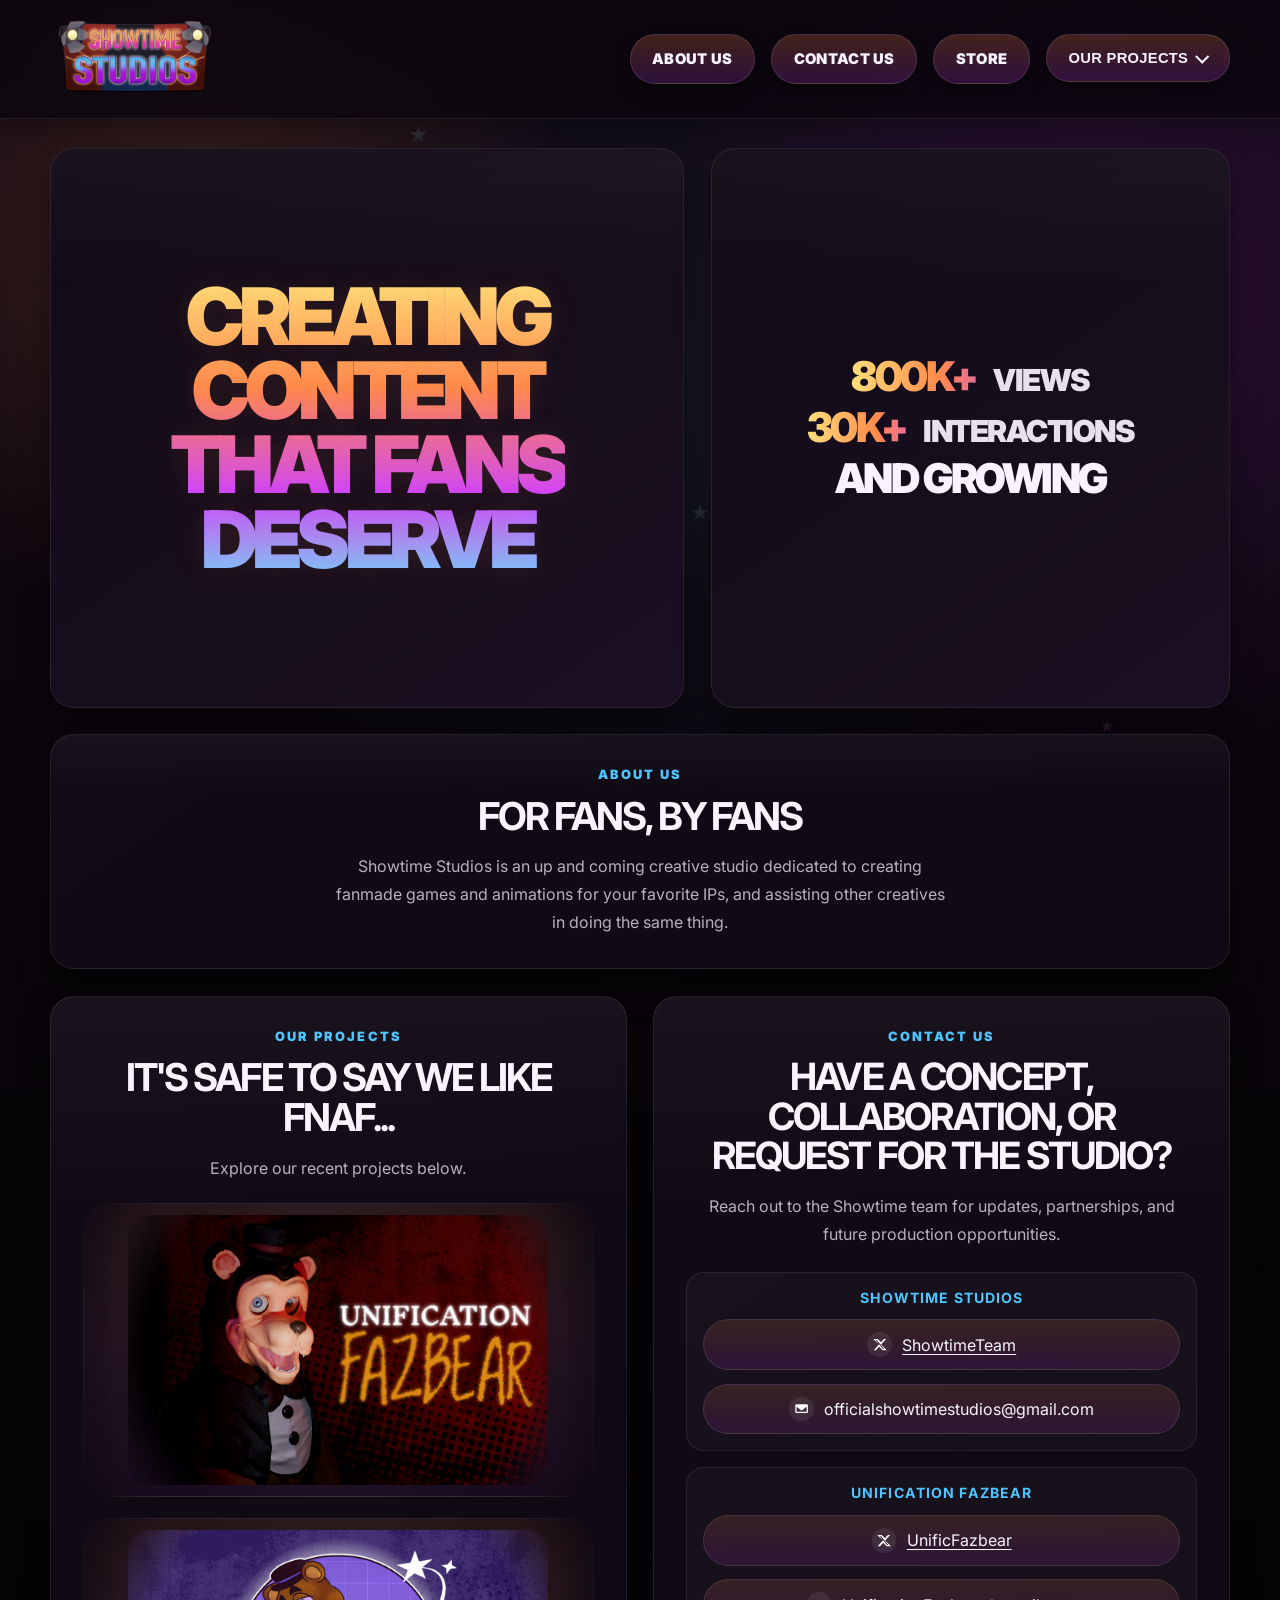
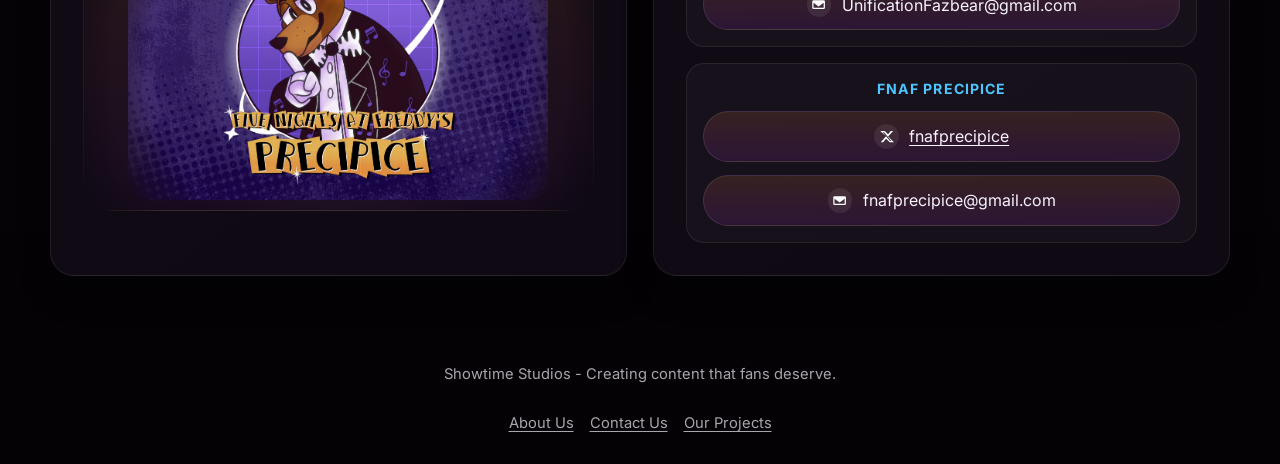
<file: index.html>
<!DOCTYPE html>
<html lang="en">
<head>
  <meta charset="UTF-8">
  <meta name="viewport" content="width=device-width, initial-scale=1.0">
  <title>Showtime Studios</title>
  <meta
    name="description"
    content="Showtime Studios creates content that fans deserve."
  >
  <link rel="preconnect" href="https://fonts.googleapis.com">
  <link rel="preconnect" href="https://fonts.gstatic.com" crossorigin>
  <link href="https://fonts.googleapis.com/css2?family=Inter:wght@400;500;600;700;800;900&display=swap" rel="stylesheet">
  <link rel="stylesheet" href="styles.css">
  <style>
    .studio-stars {
      position: fixed;
      inset: 0;
      z-index: 0;
      pointer-events: none;
      overflow: hidden;
      opacity: 0.7;
      mix-blend-mode: screen;
    }

    .studio-star-layer {
      position: absolute;
      inset: 0;
      transform: translate3d(0, calc(var(--scroll-y, 0px) * var(--parallax, 0)), 0);
      transition: transform 100ms linear;
      will-change: transform;
    }

    .studio-star {
      position: absolute;
      display: block;
      aspect-ratio: 1;
      clip-path: polygon(50% 0%, 61% 35%, 98% 35%, 68% 57%, 79% 91%, 50% 70%, 21% 91%, 32% 57%, 2% 35%, 39% 35%);
      opacity: 0.18;
      filter:
        drop-shadow(0 0 10px rgba(255, 108, 196, 0.24))
        drop-shadow(0 0 18px rgba(79, 197, 255, 0.18));
    }

    .studio-star.pink {
      background: linear-gradient(180deg, rgba(255, 228, 244, 0.98), rgba(255, 122, 194, 0.9));
    }

    .studio-star.blue {
      background: linear-gradient(180deg, rgba(236, 251, 255, 0.98), rgba(79, 197, 255, 0.9));
    }

    .studio-star.small {
      width: 0.8rem;
    }

    .studio-star.medium {
      width: 1.1rem;
    }

    .studio-star.large {
      width: 1.4rem;
    }

    .studio-star.twinkle {
      animation: studio-star-twinkle 6.8s ease-in-out infinite;
    }

    @keyframes studio-star-twinkle {
      0%, 100% {
        opacity: 0.12;
        transform: scale(0.96);
      }
      50% {
        opacity: 0.3;
        transform: scale(1);
      }
    }
  </style>
</head>
<body>
  <div class="studio-stars" aria-hidden="true">
    <div class="studio-star-layer" style="--parallax: 0.08;">
      <span class="studio-star pink small twinkle" style="top: 8%; left: 10%;"></span>
      <span class="studio-star blue medium" style="top: 14%; left: 32%;"></span>
      <span class="studio-star pink small" style="top: 22%; left: 58%;"></span>
      <span class="studio-star blue small twinkle" style="top: 30%; left: 82%;"></span>
      <span class="studio-star pink medium" style="top: 44%; left: 16%;"></span>
      <span class="studio-star blue small" style="top: 58%; left: 42%;"></span>
      <span class="studio-star pink small twinkle" style="top: 70%; left: 72%;"></span>
      <span class="studio-star blue medium" style="top: 84%; left: 20%;"></span>
    </div>
    <div class="studio-star-layer" style="--parallax: 0.16;">
      <span class="studio-star blue small twinkle" style="top: 10%; left: 46%;"></span>
      <span class="studio-star pink large" style="top: 20%; left: 74%;"></span>
      <span class="studio-star blue small" style="top: 36%; left: 10%;"></span>
      <span class="studio-star pink medium twinkle" style="top: 52%; left: 34%;"></span>
      <span class="studio-star blue small" style="top: 68%; left: 64%;"></span>
      <span class="studio-star pink small twinkle" style="top: 80%; left: 86%;"></span>
    </div>
    <div class="studio-star-layer" style="--parallax: 0.24;">
      <span class="studio-star pink small twinkle" style="top: 6%; left: 70%;"></span>
      <span class="studio-star blue large" style="top: 26%; left: 90%;"></span>
      <span class="studio-star pink small" style="top: 40%; left: 28%;"></span>
      <span class="studio-star blue medium twinkle" style="top: 56%; left: 54%;"></span>
      <span class="studio-star pink small" style="top: 76%; left: 6%;"></span>
      <span class="studio-star blue small twinkle" style="top: 88%; left: 40%;"></span>
    </div>
  </div>
  <header class="topbar">
    <div class="topbar-inner">
      <a class="brand" href="#top" aria-label="Showtime Studios home">
        <img src="Assets/IMG/StudioLogo.png" alt="Showtime Studios" class="brand-logo">
      </a>

      <nav class="topnav" aria-label="Primary">
        <a class="nav-pill" href="#about">About Us</a>
        <a class="nav-pill" href="#contact">Contact Us</a>
        <a class="nav-pill" href="store.html">Store</a>
        <div class="project-dropdown">
          <button type="button" class="nav-pill project-dropdown-toggle" aria-expanded="false" aria-haspopup="true">
            Our Projects
            <span class="chevron" aria-hidden="true"></span>
          </button>
          <div class="project-menu" hidden>
            <a href="showcase.html">Unification: Fazbear</a>
            <a href="precipice.html">FNAF: Precipice</a>
          </div>
        </div>
      </nav>
    </div>
  </header>

  <main id="top" class="page-shell">
    <section class="hero-grid fade-in">
      <article class="panel panel-copy">
        <h1 class="hero-title">
          <span>CREATING</span>
          <span>CONTENT</span>
          <span>THAT FANS</span>
          <span>DESERVE</span>
        </h1>
      </article>

      <article class="panel panel-stats">
        <h2 class="stat-line"><span class="stat-number">800k+</span> <span class="stat-label">Views</span></h2>
        <h2 class="stat-line"><span class="stat-number">30k+</span> <span class="stat-label">Interactions</span></h2>
        <h2>AND GROWING</h2>
      </article>
    </section>

    <section id="about" class="content-section fade-in delay-1">
      <div class="content-card">
        <p class="section-kicker">About Us</p>
        <div class="content-grid">
          <h3><strong>For Fans, By Fans</strong></h3>
          <p>
            Showtime Studios is an up and coming creative studio dedicated to creating fanmade games and animations for your favorite IPs, and assisting other creatives in doing the same thing.
          </p>
        </div>
      </div>
    </section>

    <section class="content-strip">
      <div class="content-card fade-in delay-2">
        <p class="section-kicker">Our Projects</p>
        <div class="content-grid split">
          <h3><strong>It's safe to say we like FNAF...</strong></h3>
          <p>
            Explore our recent projects below.
          </p>
          <div class="project-key-stack">
            <a href="showcase.html" class="project-key" aria-label="Open Unification Fazbear page">
              <img src="Assets/IMG/UFKey.png" alt="UFkey">
            </a>
            <a href="precipice.html" class="project-key" aria-label="Open Precipice page">
              <img src="Assets/IMG/PPKey.png" alt="PPKey">
            </a>
          </div>
        </div>
      </div>

      <div id="contact" class="content-card fade-in delay-3">
        <p class="section-kicker">Contact Us</p>
        <div class="contact-stack">
          <h3>Have a concept, collaboration, or request for the studio?</h3>
          <p>
            Reach out to the Showtime team for updates, partnerships, and future production opportunities.
          </p>
          <div class="social-groups" aria-label="Studio socials">
            <div class="social-group">
              <h4>Showtime Studios</h4>
              <a href="https://x.com/ShowtimeTeam" target="_blank" rel="noreferrer" class="social-link">
                <span class="social-icon" aria-hidden="true">
                  <svg viewBox="0 0 24 24" aria-hidden="true" focusable="false">
                    <path d="M18.7 3h3.6l-7.9 9 9.2 9H17l-5.7-5.6L6.4 21H2.8l8.3-9.5L2 3h7.1l5.2 5.1L18.7 3Zm-1.3 16h2L8 5H5.8l11.6 14Z" fill="currentColor"></path>
                  </svg>
                </span>
                <span>ShowtimeTeam</span>
              </a>
              <button type="button" class="social-link copy-email" data-email="officialshowtimestudios@gmail.com">
                <span class="social-icon" aria-hidden="true">
                  <svg viewBox="0 0 24 24" aria-hidden="true" focusable="false">
                    <path d="M4 5h16a2 2 0 0 1 2 2v10a2 2 0 0 1-2 2H4a2 2 0 0 1-2-2V7a2 2 0 0 1 2-2Zm8 7.8L4.7 7h14.6L12 12.8ZM4 9.2V17h16V9.2L12 15 4 9.2Z" fill="currentColor"></path>
                  </svg>
                </span>
                <span>officialshowtimestudios@gmail.com</span>
              </button>
            </div>

            <div class="social-group">
              <h4>Unification Fazbear</h4>
              <a href="https://x.com/UnificFazbear" target="_blank" rel="noreferrer" class="social-link">
                <span class="social-icon" aria-hidden="true">
                  <svg viewBox="0 0 24 24" aria-hidden="true" focusable="false">
                    <path d="M18.7 3h3.6l-7.9 9 9.2 9H17l-5.7-5.6L6.4 21H2.8l8.3-9.5L2 3h7.1l5.2 5.1L18.7 3Zm-1.3 16h2L8 5H5.8l11.6 14Z" fill="currentColor"></path>
                  </svg>
                </span>
                <span>UnificFazbear</span>
              </a>
              <button type="button" class="social-link copy-email" data-email="UnificationFazbear@gmail.com">
                <span class="social-icon" aria-hidden="true">
                  <svg viewBox="0 0 24 24" aria-hidden="true" focusable="false">
                    <path d="M4 5h16a2 2 0 0 1 2 2v10a2 2 0 0 1-2 2H4a2 2 0 0 1-2-2V7a2 2 0 0 1 2-2Zm8 7.8L4.7 7h14.6L12 12.8ZM4 9.2V17h16V9.2L12 15 4 9.2Z" fill="currentColor"></path>
                  </svg>
                </span>
                <span>UnificationFazbear@gmail.com</span>
              </button>
            </div>

            <div class="social-group">
              <h4>FNAF Precipice</h4>
              <a href="https://x.com/fnafprecipice" target="_blank" rel="noreferrer" class="social-link">
                <span class="social-icon" aria-hidden="true">
                  <svg viewBox="0 0 24 24" aria-hidden="true" focusable="false">
                    <path d="M18.7 3h3.6l-7.9 9 9.2 9H17l-5.7-5.6L6.4 21H2.8l8.3-9.5L2 3h7.1l5.2 5.1L18.7 3Zm-1.3 16h2L8 5H5.8l11.6 14Z" fill="currentColor"></path>
                  </svg>
                </span>
                <span>fnafprecipice</span>
              </a>
              <button type="button" class="social-link copy-email" data-email="fnafprecipice@gmail.com">
                <span class="social-icon" aria-hidden="true">
                  <svg viewBox="0 0 24 24" aria-hidden="true" focusable="false">
                    <path d="M4 5h16a2 2 0 0 1 2 2v10a2 2 0 0 1-2 2H4a2 2 0 0 1-2-2V7a2 2 0 0 1 2-2Zm8 7.8L4.7 7h14.6L12 12.8ZM4 9.2V17h16V9.2L12 15 4 9.2Z" fill="currentColor"></path>
                  </svg>
                </span>
                <span>fnafprecipice@gmail.com</span>
              </button>
            </div>
          </div>
        </div>
      </div>
    </section>
  </main>

  <footer class="footer fade-in delay-4">
    <div class="footer-inner">
      <p>Showtime Studios - Creating content that fans deserve.</p>
      <div class="footer-links" aria-label="Footer links">
        <a href="#about">About Us</a>
        <a href="#contact">Contact Us</a>
        <a href="showcase.html">Our Projects</a>
      </div>
    </div>
  </footer>
  <script>
    const studioStars = document.querySelector(".studio-stars");
    if (studioStars) {
      let starFrame = 0;
      const updateStars = () => {
        starFrame = 0;
        studioStars.style.setProperty("--scroll-y", `${window.scrollY}px`);
      };

      const requestStarUpdate = () => {
        if (starFrame) return;
        starFrame = window.requestAnimationFrame(updateStars);
      };

      updateStars();
      window.addEventListener("scroll", requestStarUpdate, { passive: true });
      window.addEventListener("resize", requestStarUpdate);
    }

    const dropdown = document.querySelector(".project-dropdown");
    const dropdownToggle = document.querySelector(".project-dropdown-toggle");
    const dropdownMenu = document.querySelector(".project-menu");

    if (dropdown && dropdownToggle && dropdownMenu) {
      const closeMenu = () => {
        dropdown.classList.remove("open");
        dropdownToggle.setAttribute("aria-expanded", "false");
        dropdownMenu.hidden = true;
      };

      const toggleMenu = () => {
        const isOpen = dropdown.classList.toggle("open");
        dropdownToggle.setAttribute("aria-expanded", String(isOpen));
        dropdownMenu.hidden = !isOpen;
      };

      dropdownToggle.addEventListener("click", (event) => {
        event.stopPropagation();
        toggleMenu();
      });

      dropdownMenu.addEventListener("click", (event) => {
        if (event.target.closest("a")) {
          closeMenu();
        }
      });

      document.addEventListener("click", (event) => {
        if (!dropdown.contains(event.target)) closeMenu();
      });

      document.addEventListener("keydown", (event) => {
        if (event.key === "Escape") closeMenu();
      });
    }

    document.querySelectorAll(".copy-email").forEach((button) => {
      button.addEventListener("click", async () => {
        const email = button.getAttribute("data-email");
        if (!email) return;

        try {
          await navigator.clipboard.writeText(email);
          const original = button.dataset.label || button.textContent;
          button.classList.add("copied");
          button.querySelector("span:last-child").textContent = "Copied!";
          setTimeout(() => {
            button.classList.remove("copied");
            button.querySelector("span:last-child").textContent = email;
          }, 1200);
        } catch {
          window.prompt("Copy this email:", email);
        }
      });
    });
  </script>
</body>
</html>
</file>
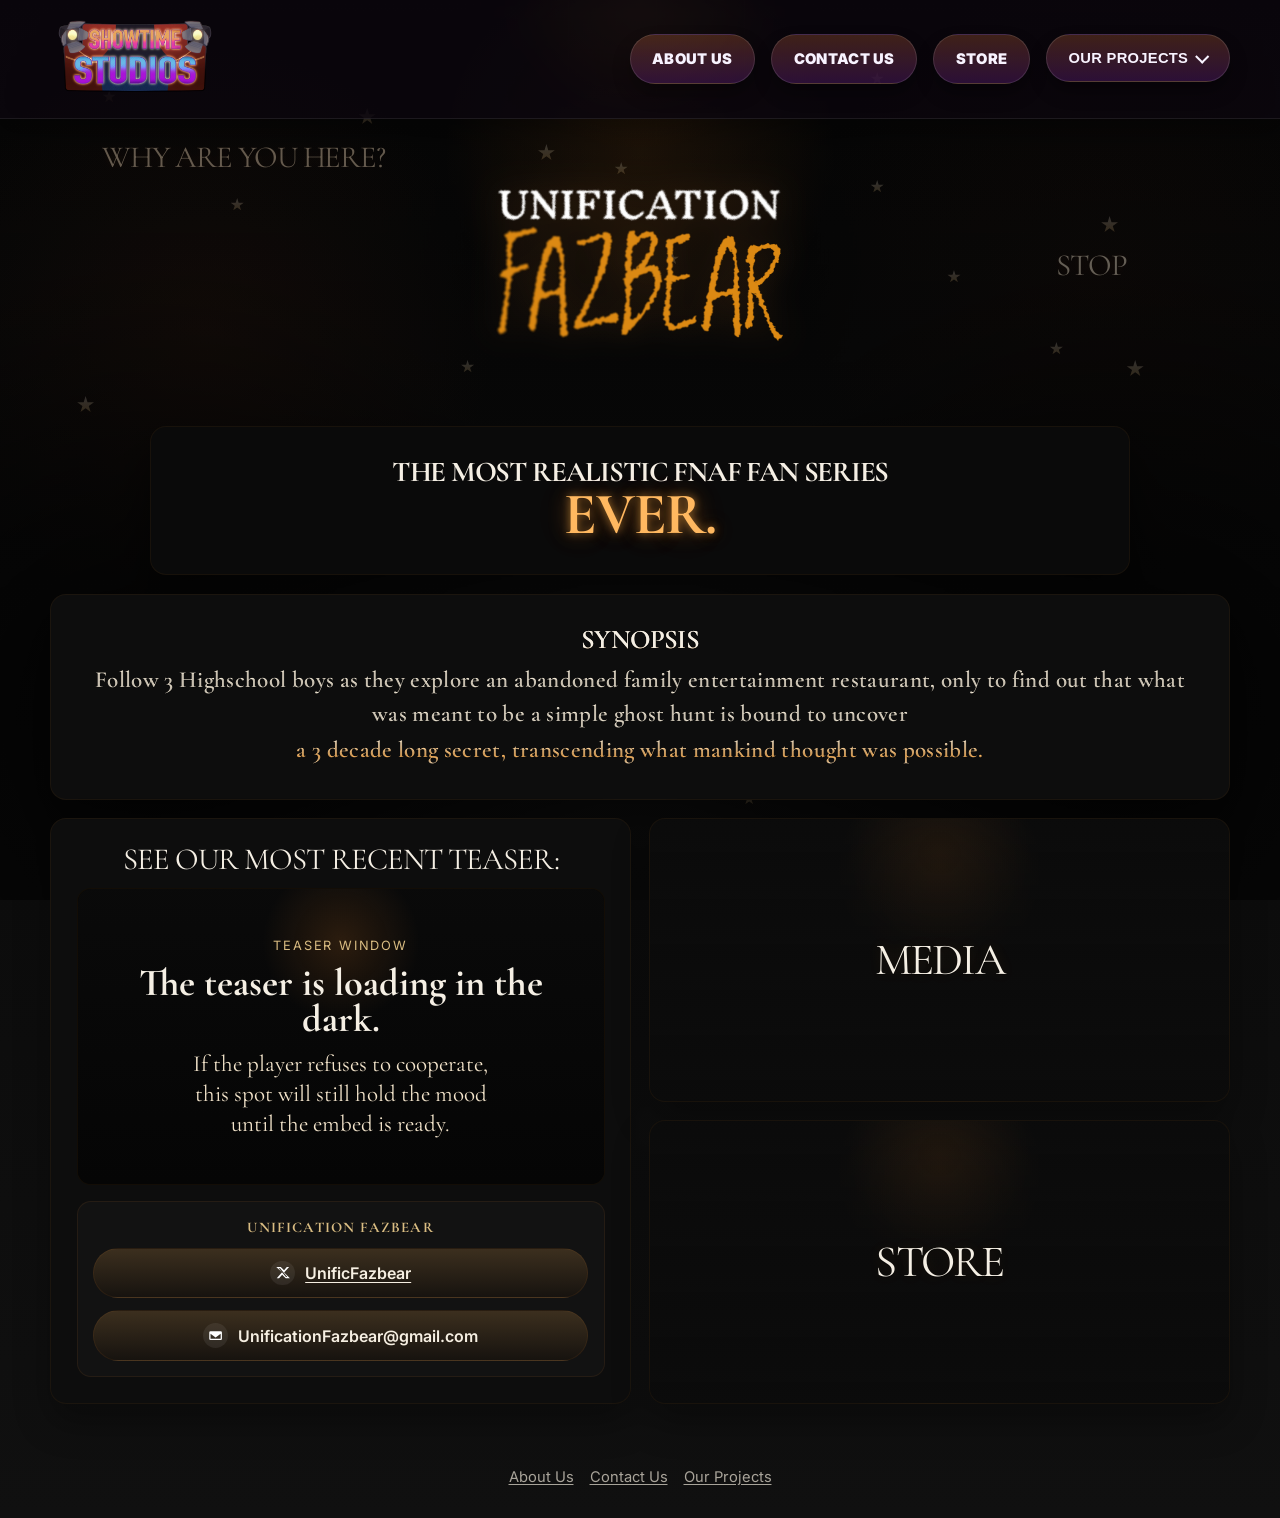
<file: showcase.html>
<!DOCTYPE html>
<html lang="en" class="scroll-smooth">
<head>
  <meta charset="UTF-8">
  <meta name="viewport" content="width=device-width, initial-scale=1.0">
  <title>Unification: Fazbear</title>
  <meta
    name="description"
    content="A cinematic Unification: Fazbear landing page with teaser embed, about, contact, and community sections."
  >
  <link rel="preconnect" href="https://fonts.googleapis.com">
  <link rel="preconnect" href="https://fonts.gstatic.com" crossorigin>
  <link href="https://fonts.googleapis.com/css2?family=Cormorant+Garamond:wght@400;500;600;700&family=Inter:wght@400;500;600;700;800;900&display=swap" rel="stylesheet">
  <link rel="stylesheet" href="styles.css">
  <style>
    body {
      margin: 0;
      min-height: 100vh;
      background:
        radial-gradient(circle at 50% 10%, rgba(210, 121, 32, 0.14), transparent 13%),
        radial-gradient(circle at 16% 22%, rgba(60, 29, 14, 0.22), transparent 18%),
        radial-gradient(circle at 86% 18%, rgba(33, 16, 9, 0.2), transparent 18%),
        linear-gradient(180deg, #050505 0%, #0a0a0a 38%, #101010 100%);
      color: #f1eadc;
      font-family: "Inter", ui-sans-serif, system-ui, sans-serif;
    }

    .uf-shell {
      position: relative;
      isolation: isolate;
      overflow: hidden;
    }

    @keyframes uf-rise-in {
      from {
        opacity: 0;
        transform: translateY(18px);
      }
      to {
        opacity: 1;
        transform: translateY(0);
      }
    }

    .uf-shell::before,
    .uf-shell::after {
      content: "";
      position: fixed;
      inset: 0;
      pointer-events: none;
      z-index: 0;
    }

    .uf-shell::before {
      background:
        radial-gradient(circle at 50% 0%, rgba(233, 158, 50, 0.12), transparent 11%),
        radial-gradient(circle at 50% 22%, rgba(0, 0, 0, 0.18), transparent 28%),
        radial-gradient(circle at 12% 80%, rgba(0, 0, 0, 0.78), transparent 34%),
        radial-gradient(circle at 88% 80%, rgba(0, 0, 0, 0.78), transparent 34%);
      opacity: 0.92;
    }

    .uf-shell::after {
      background:
        linear-gradient(180deg, rgba(0, 0, 0, 0.06), rgba(0, 0, 0, 0.28)),
        radial-gradient(circle at 50% 0%, rgba(255, 186, 73, 0.06), transparent 16%);
      opacity: 0.88;
    }

    .uf-noise {
      position: fixed;
      inset: 0;
      z-index: 0;
      pointer-events: none;
      opacity: 0.06;
      background-image:
        linear-gradient(rgba(255, 255, 255, 0.05) 1px, transparent 1px),
        linear-gradient(90deg, rgba(255, 255, 255, 0.04) 1px, transparent 1px);
      background-size: 4px 4px, 4px 4px;
      mix-blend-mode: soft-light;
    }

    .uf-echoes {
      position: fixed;
      inset: 0;
      z-index: 0;
      pointer-events: none;
      overflow: hidden;
      opacity: 0.5;
    }

    .uf-echo {
      position: absolute;
      max-width: min(34vw, 26rem);
      font-family: "Cormorant Garamond", Georgia, serif;
      font-size: clamp(1.15rem, 2.4vw, 2.4rem);
      line-height: 0.88;
      letter-spacing: -0.04em;
      text-transform: uppercase;
      text-align: center;
      color: rgba(247, 235, 214, 0.86);
      text-shadow:
        0 0 10px rgba(255, 160, 72, 0.18),
        0 0 24px rgba(255, 112, 46, 0.08);
      mix-blend-mode: screen;
      filter: blur(0.1px);
      animation:
        uf-echo-drift 12s ease-in-out infinite,
        uf-echo-flicker 4.8s steps(2, end) infinite;
      transform: translate3d(0, 0, 0);
    }

    .uf-echo:nth-child(odd) {
      color: rgba(255, 230, 198, 0.82);
    }

    .uf-echo:nth-child(3n) {
      color: rgba(255, 205, 148, 0.78);
    }

    .uf-echo.one {
      top: 16%;
      left: 8%;
      animation-delay: 0s, 0.2s;
    }

    .uf-echo.two {
      top: 28%;
      right: 12%;
      animation-delay: -2.2s, -0.8s;
    }

    .uf-echo.three {
      top: 58%;
      left: 14%;
      animation-delay: -4.4s, -1.6s;
    }

    .uf-echo.four {
      top: 76%;
      right: 16%;
      animation-delay: -6.1s, -2.4s;
    }

    @keyframes uf-echo-drift {
      0%, 100% {
        transform: translate3d(0, 0, 0) rotate(-1deg);
      }
      25% {
        transform: translate3d(10px, -6px, 0) rotate(1deg);
      }
      50% {
        transform: translate3d(-12px, 5px, 0) rotate(-0.5deg);
      }
      75% {
        transform: translate3d(8px, 10px, 0) rotate(0.8deg);
      }
    }

    @keyframes uf-echo-flicker {
      0%, 100% {
        opacity: 0;
      }
      14% {
        opacity: 0.28;
      }
      15% {
        opacity: 0.08;
      }
      36% {
        opacity: 0.5;
      }
      37% {
        opacity: 0.12;
      }
      68% {
        opacity: 0.34;
      }
      69% {
        opacity: 0.1;
      }
    }

    .uf-stars {
      position: fixed;
      inset: 0;
      z-index: 0;
      pointer-events: none;
      overflow: hidden;
      opacity: 0.8;
    }

    .star-layer {
      position: absolute;
      inset: 0;
      transform: translate3d(0, calc(var(--scroll-y, 0px) * var(--parallax, 0)), 0);
      transition: transform 90ms linear;
      will-change: transform;
    }

    .star {
      position: absolute;
      display: block;
      aspect-ratio: 1;
      background: linear-gradient(180deg, rgba(255, 252, 245, 0.98), rgba(255, 205, 120, 0.92));
      clip-path: polygon(50% 0%, 61% 35%, 98% 35%, 68% 57%, 79% 91%, 50% 70%, 21% 91%, 32% 57%, 2% 35%, 39% 35%);
      filter:
        drop-shadow(0 0 12px rgba(255, 210, 126, 0.42))
        drop-shadow(0 0 28px rgba(255, 157, 66, 0.22));
      opacity: 0.26;
    }

    .star.small {
      width: 0.85rem;
    }

    .star.medium {
      width: 1.1rem;
    }

    .star.large {
      width: 1.45rem;
    }

    .star.twinkle {
      animation: star-twinkle 6.5s ease-in-out infinite;
    }

    @keyframes star-twinkle {
      0%, 100% {
        opacity: 0.18;
        transform: scale(0.96);
      }
      50% {
        opacity: 0.34;
        transform: scale(1);
      }
    }

    .uf-ceiling {
      position: fixed;
      top: 0;
      left: 50%;
      z-index: 0;
      width: min(1200px, 100vw);
      height: 9rem;
      transform: translateX(-50%);
      pointer-events: none;
      opacity: 0.18;
      background:
        linear-gradient(180deg, rgba(255, 255, 255, 0.08), transparent 72%),
        repeating-linear-gradient(
          90deg,
          rgba(255, 255, 255, 0.06) 0,
          rgba(255, 255, 255, 0.06) 1px,
          transparent 1px,
          transparent 88px
        );
    }

    .page-shell {
      width: min(1180px, calc(100% - 2rem));
      margin: 0 auto;
      padding: 1.5rem 0 3rem;
      position: relative;
      z-index: 1;
    }

    .hero-mark {
      display: grid;
      place-items: center;
      padding: 1rem 0 1.4rem;
      animation: uf-rise-in 700ms cubic-bezier(0.16, 1, 0.3, 1) both;
    }

    .hero-mark img {
      width: min(100%, 290px);
      height: auto;
      object-fit: contain;
      filter: drop-shadow(0 0 16px rgba(255, 145, 46, 0.2));
    }

    .hero-title-card {
      margin-top: 0.8rem;
      width: min(100%, 980px);
      margin-inline: auto;
      border-radius: 16px;
      background: #0a0a0a;
      border: 1px solid rgba(255, 145, 46, 0.06);
      box-shadow: 0 18px 36px rgba(0, 0, 0, 0.4);
      padding: clamp(1.5rem, 3vw, 2rem);
      text-align: center;
      overflow: hidden;
      animation: uf-rise-in 720ms cubic-bezier(0.16, 1, 0.3, 1) 90ms both;
    }

    .hero-title-card h1 {
      margin: 0;
      font-family: "Cormorant Garamond", Georgia, serif;
      font-size: clamp(0.82rem, 2.25vw, 2.6rem);
      line-height: 0.92;
      letter-spacing: -0.045em;
      text-transform: uppercase;
      font-weight: 700;
      color: #f5efe4;
    }

    .hero-title-card .lead-line {
      display: block;
      white-space: nowrap;
    }

    .hero-title-card .accent {
      display: block;
      margin-top: 0.15rem;
      font-size: clamp(2.35rem, 4.6vw, 4rem);
      color: #ffb860;
      text-shadow:
        0 0 8px rgba(255, 174, 70, 0.55),
        0 0 20px rgba(255, 145, 46, 0.35),
        0 0 34px rgba(255, 123, 33, 0.18);
    }

    .synopsis-card {
      margin-top: 1.15rem;
      border-radius: 16px;
      min-height: 9.5rem;
      display: grid;
      place-items: center;
      background: #0d0d0d;
      border: 1px solid rgba(255, 145, 46, 0.06);
      box-shadow: 0 18px 36px rgba(0, 0, 0, 0.32);
      padding: clamp(1.35rem, 3vw, 2rem);
      text-align: center;
      animation: uf-rise-in 760ms cubic-bezier(0.16, 1, 0.3, 1) 170ms both;
    }

    .synopsis-card .card-heading {
      margin: 0 0 0.65rem;
      font-family: "Cormorant Garamond", Georgia, serif;
      font-size: clamp(1.2rem, 2.1vw, 1.8rem);
      line-height: 0.95;
      text-transform: uppercase;
      color: #f5efe4;
      letter-spacing: -0.03em;
    }

    .synopsis-card p {
      margin: 0;
      width: 100%;
      max-width: none;
      margin-inline: auto;
      display: grid;
      gap: 0.08em;
      justify-items: center;
      font-family: "Cormorant Garamond", Georgia, serif;
      font-size: clamp(1.14rem, 1.8vw, 1.48rem);
      font-weight: 600;
      line-height: 1.48;
      letter-spacing: 0.015em;
      background: linear-gradient(180deg, #f4ead7 0%, #f4ead7 72%, #ffb860 90%, #fff4e0 100%);
      -webkit-background-clip: text;
      background-clip: text;
      color: transparent;
      text-shadow: 0 1px 0 rgba(0, 0, 0, 0.18);
    }

    .synopsis-line {
      display: block;
      max-width: 100%;
    }

    .detail-grid {
      display: grid;
      grid-template-columns: 1fr 1fr;
      gap: 1.1rem;
      margin-top: 1.15rem;
      align-items: stretch;
      animation: uf-rise-in 780ms cubic-bezier(0.16, 1, 0.3, 1) 240ms both;
    }

    .content-card {
      border-radius: 16px;
      background: #0d0d0d;
      border: 1px solid rgba(255, 145, 46, 0.06);
      box-shadow: 0 18px 36px rgba(0, 0, 0, 0.32);
      padding: clamp(1.2rem, 2.6vw, 1.6rem);
    }

    .card-heading {
      margin: 0 0 0.9rem;
      font-family: "Cormorant Garamond", Georgia, serif;
      font-size: clamp(1.3rem, 2.4vw, 2rem);
      line-height: 0.95;
      text-transform: uppercase;
      color: #f5efe4;
      text-align: center;
      letter-spacing: -0.03em;
    }

    .embed-shell {
      position: relative;
      width: 100%;
      aspect-ratio: 16 / 9;
      border-radius: 14px;
      overflow: hidden;
      background: #040404;
      border: 1px solid rgba(255, 145, 46, 0.06);
      display: grid;
      place-items: center;
    }

    .embed-shell iframe,
    .embed-shell .embed-placeholder {
      width: 100%;
      height: 100%;
      display: block;
    }

    .embed-shell iframe {
      position: relative;
      z-index: 1;
    }

    .embed-fallback {
      position: absolute;
      inset: 0;
      display: grid;
      place-items: center;
      text-align: center;
      padding: 1.25rem;
      background:
        radial-gradient(circle at 50% 18%, rgba(255, 145, 46, 0.14), transparent 22%),
        linear-gradient(180deg, rgba(10, 10, 10, 0.94), rgba(5, 5, 5, 0.98));
      opacity: 0;
      pointer-events: none;
      transition: opacity 220ms ease;
    }

    .embed-shell.has-fallback .embed-fallback {
      opacity: 1;
      pointer-events: auto;
    }

    .fallback-label {
      display: inline-block;
      margin-bottom: 0.75rem;
      font-size: 0.8rem;
      letter-spacing: 0.14em;
      text-transform: uppercase;
      color: #d9bc82;
    }

    .fallback-title {
      margin: 0;
      font-family: "Cormorant Garamond", Georgia, serif;
      font-size: clamp(2rem, 3vw, 3rem);
      line-height: 0.95;
      color: #f5efe4;
    }

    .fallback-copy {
      margin: 0.75rem auto 0;
      max-width: 28ch;
      font-family: "Cormorant Garamond", Georgia, serif;
      font-size: clamp(1.15rem, 1.8vw, 1.55rem);
      line-height: 1.3;
      color: #f2e3ca;
    }

    .embed-placeholder {
      display: grid;
      place-items: center;
      text-align: center;
      color: #f2e3ca;
      font-family: "Cormorant Garamond", Georgia, serif;
      font-size: clamp(1.8rem, 3vw, 2.8rem);
      background:
        radial-gradient(circle at 50% 20%, rgba(255, 145, 46, 0.1), transparent 20%),
        linear-gradient(180deg, rgba(0, 0, 0, 0.2), rgba(0, 0, 0, 0.48));
    }

    .side-note {
      margin-top: 1rem;
      display: grid;
      gap: 0.75rem;
      justify-items: center;
    }

    .social-group {
      width: min(100%, 720px);
      display: grid;
      gap: 0.75rem;
      padding: 0.95rem;
      border-radius: 14px;
      background: rgba(255, 255, 255, 0.025);
      border: 1px solid rgba(255, 145, 46, 0.08);
    }

    .social-group h4 {
      margin: 0;
      font-family: "Cormorant Garamond", Georgia, serif;
      font-size: 0.92rem;
      letter-spacing: 0.08em;
      text-transform: uppercase;
      color: #d9bc82;
      text-align: center;
    }

    .social-link {
      appearance: none;
      border: 0;
      display: inline-flex;
      align-items: center;
      gap: 0.65rem;
      justify-content: center;
      width: 100%;
      padding: 0.75rem 0.9rem;
      border-radius: 999px;
      background: linear-gradient(180deg, rgba(61, 48, 31, 0.98), rgba(23, 19, 15, 0.99));
      border: 1px solid rgba(255, 145, 46, 0.08);
      color: #f6efe2;
      font: inherit;
      font-weight: 600;
      overflow: hidden;
      white-space: nowrap;
      text-overflow: ellipsis;
      transition: transform 180ms ease, filter 180ms ease, border-color 180ms ease;
      cursor: pointer;
    }

    .social-link:hover {
      transform: translateY(-1px);
      filter: brightness(1.05);
      border-color: rgba(255, 255, 255, 0.16);
    }

    .social-link.copied {
      border-color: rgba(212, 169, 107, 0.34);
    }

    .social-icon {
      width: 1.55rem;
      height: 1.55rem;
      display: inline-flex;
      align-items: center;
      justify-content: center;
      border-radius: 999px;
      background: rgba(255, 255, 255, 0.07);
      color: #ffffff;
      flex: 0 0 auto;
    }

    .social-icon svg {
      width: 0.95rem;
      height: 0.95rem;
      display: block;
    }

    .empty-card {
      min-height: 100%;
      background:
        radial-gradient(circle at 50% 18%, rgba(255, 145, 46, 0.04), transparent 18%),
        #0b0b0b;
      border: 1px solid rgba(255, 145, 46, 0.06);
    }

    .detail-stack {
      display: grid;
      gap: 1.1rem;
      min-height: 100%;
    }

    .panel-card {
      min-height: 12rem;
      display: grid;
      place-items: center;
      text-align: center;
      background:
        radial-gradient(circle at 50% 12%, rgba(255, 145, 46, 0.06), transparent 24%),
        #0b0b0b;
      border: 1px solid rgba(255, 145, 46, 0.06);
    }

    .media-card {
      position: relative;
      overflow: hidden;
      padding: 0;
      cursor: pointer;
      isolation: isolate;
    }

    .media-card::before {
      content: "";
      position: absolute;
      inset: 0;
      background:
        linear-gradient(180deg, rgba(11, 11, 11, 0.16), rgba(11, 11, 11, 0.72)),
        radial-gradient(circle at 50% 18%, rgba(255, 145, 46, 0.06), transparent 28%);
      z-index: 1;
      pointer-events: none;
    }

    .media-card:hover::before,
    .media-card:focus-visible::before {
      background:
        linear-gradient(180deg, rgba(11, 11, 11, 0.1), rgba(11, 11, 11, 0.54)),
        radial-gradient(circle at 50% 18%, rgba(255, 145, 46, 0.1), transparent 28%);
    }

    .media-card.is-open::before {
      background:
        linear-gradient(180deg, rgba(11, 11, 11, 0.08), rgba(11, 11, 11, 0.62)),
        radial-gradient(circle at 50% 18%, rgba(255, 145, 46, 0.12), transparent 28%);
    }

    .media-preview {
      position: absolute;
      inset: 0.75rem;
      display: grid;
      grid-template-columns: repeat(4, 1fr);
      gap: 0.18rem;
      pointer-events: none;
      z-index: 0;
      overflow: hidden;
      border-radius: 12px;
    }

    .media-tile {
      background-size: cover;
      background-position: center;
      background-repeat: no-repeat;
      border-radius: 12px;
      transform: translateY(18%);
      opacity: 0;
      filter: saturate(0.9) contrast(1.05) brightness(0.75);
      transition:
        transform 560ms cubic-bezier(0.16, 1, 0.3, 1),
        opacity 260ms ease,
        filter 260ms ease;
      box-shadow:
        inset 0 0 0 1px rgba(255, 255, 255, 0.03),
        0 0 0 1px rgba(0, 0, 0, 0.25);
    }

    .media-card:hover .media-tile,
    .media-card:focus-visible .media-tile {
      transform: translateY(0);
      opacity: 1;
      filter: saturate(1.02) contrast(1.08) brightness(0.9);
    }

    .media-card:hover .media-tile:nth-child(1),
    .media-card:focus-visible .media-tile:nth-child(1) {
      transition-delay: 0s;
    }

    .media-card:hover .media-tile:nth-child(2),
    .media-card:focus-visible .media-tile:nth-child(2) {
      transition-delay: 90ms;
    }

    .media-card:hover .media-tile:nth-child(3),
    .media-card:focus-visible .media-tile:nth-child(3) {
      transition-delay: 180ms;
    }

    .media-card:hover .media-tile:nth-child(4),
    .media-card:focus-visible .media-tile:nth-child(4) {
      transition-delay: 270ms;
    }

    .media-tile.one {
      background-image: url("Assets/IMG/MainBonniePoster.png");
    }

    .media-tile.two {
      background-image: url("Assets/IMG/MainChicaPoster.png");
    }

    .media-tile.three {
      background-image: url("Assets/IMG/MainFoxyPoster.png");
    }

    .media-tile.four {
      background-image: url("Assets/IMG/MainFredPoster.png");
    }

    .media-options {
      position: absolute;
      inset: 0.95rem;
      display: grid;
      gap: 0.7rem;
      align-content: center;
      justify-items: center;
      z-index: 3;
      opacity: 0;
      transform: translateY(12px);
      pointer-events: none;
      transition: opacity 220ms ease, transform 220ms ease;
    }

    .media-card.is-open .media-options {
      opacity: 1;
      transform: translateY(0);
      pointer-events: auto;
    }

    .media-card.is-open .media-option:nth-child(1) {
      transition-delay: 60ms;
    }

    .media-card.is-open .media-option:nth-child(2) {
      transition-delay: 120ms;
    }

    .media-option {
      width: min(100%, 15rem);
      appearance: none;
      border: 1px solid rgba(255, 145, 46, 0.14);
      border-radius: 999px;
      padding: 0.88rem 1rem;
      background:
        linear-gradient(180deg, rgba(48, 36, 22, 0.96), rgba(18, 14, 11, 0.98)),
        #0b0b0b;
      color: #f6efe2;
      font: inherit;
      font-weight: 700;
      letter-spacing: 0.02em;
      text-transform: uppercase;
      box-shadow: 0 12px 26px rgba(0, 0, 0, 0.24);
      transition: transform 180ms ease, filter 180ms ease, border-color 180ms ease;
      cursor: pointer;
    }

    .media-option:hover,
    .media-option:focus-visible {
      transform: translateY(-1px);
      filter: brightness(1.08);
      border-color: rgba(255, 255, 255, 0.18);
    }

    .media-option[data-selected="true"] {
      border-color: rgba(255, 182, 79, 0.34);
      box-shadow:
        0 12px 26px rgba(0, 0, 0, 0.24),
        0 0 0 1px rgba(255, 182, 79, 0.12) inset;
    }

    .store-card {
      position: relative;
      overflow: hidden;
      padding: 0;
      cursor: pointer;
      isolation: isolate;
    }

    .store-card::before {
      content: "";
      position: absolute;
      inset: 0;
      background:
        linear-gradient(180deg, rgba(11, 11, 11, 0.16), rgba(11, 11, 11, 0.72)),
        radial-gradient(circle at 50% 18%, rgba(255, 145, 46, 0.06), transparent 28%);
      z-index: 1;
      pointer-events: none;
    }

    .store-card.is-open::before {
      background:
        linear-gradient(180deg, rgba(11, 11, 11, 0.08), rgba(11, 11, 11, 0.62)),
        radial-gradient(circle at 50% 18%, rgba(255, 145, 46, 0.12), transparent 28%);
    }

    .store-options {
      position: absolute;
      inset: 0.95rem;
      display: grid;
      gap: 0.7rem;
      align-content: center;
      justify-items: center;
      z-index: 3;
      opacity: 0;
      transform: translateY(12px);
      pointer-events: none;
      transition: opacity 220ms ease, transform 220ms ease;
    }

    .store-card.is-open .store-options {
      opacity: 1;
      transform: translateY(0);
      pointer-events: auto;
    }

    .store-card.is-open .store-option:nth-child(1) {
      transition-delay: 60ms;
    }

    .store-card.is-open .store-option:nth-child(2) {
      transition-delay: 120ms;
    }

    .store-option {
      width: min(100%, 15rem);
      appearance: none;
      border: 1px solid rgba(255, 145, 46, 0.14);
      border-radius: 999px;
      padding: 0.88rem 1rem;
      background:
        linear-gradient(180deg, rgba(48, 36, 22, 0.96), rgba(18, 14, 11, 0.98)),
        #0b0b0b;
      color: #f6efe2;
      font: inherit;
      font-weight: 700;
      letter-spacing: 0.02em;
      text-transform: uppercase;
      box-shadow: 0 12px 26px rgba(0, 0, 0, 0.24);
      transition: transform 180ms ease, filter 180ms ease, border-color 180ms ease;
      cursor: pointer;
    }

    .store-option:hover,
    .store-option:focus-visible {
      transform: translateY(-1px);
      filter: brightness(1.08);
      border-color: rgba(255, 255, 255, 0.18);
    }

    .store-option[data-selected="true"] {
      border-color: rgba(255, 182, 79, 0.34);
      box-shadow:
        0 12px 26px rgba(0, 0, 0, 0.24),
        0 0 0 1px rgba(255, 182, 79, 0.12) inset;
    }

    .panel-label {
      position: relative;
      z-index: 2;
      display: inline-flex;
      align-items: center;
      justify-content: center;
      min-height: 100%;
      width: 100%;
      padding: 1.1rem;
      font-family: "Cormorant Garamond", Georgia, serif;
      font-size: clamp(2rem, 3.5vw, 2.9rem);
      line-height: 0.9;
      text-transform: uppercase;
      letter-spacing: -0.04em;
      color: #f5efe4;
      text-shadow: 0 1px 0 rgba(0, 0, 0, 0.35), 0 0 14px rgba(255, 145, 46, 0.12);
      pointer-events: none;
    }

    .panel-card h3 {
      margin: 0;
      font-family: "Cormorant Garamond", Georgia, serif;
      font-size: clamp(1.9rem, 3.3vw, 2.8rem);
      line-height: 0.92;
      text-transform: uppercase;
      letter-spacing: -0.04em;
      color: #f5efe4;
    }

    .footer {
      width: min(1180px, calc(100% - 2rem));
      margin: 1rem auto 2rem;
      color: rgba(241, 234, 220, 0.68);
      text-align: center;
      font-size: 0.92rem;
      animation: uf-rise-in 800ms cubic-bezier(0.16, 1, 0.3, 1) 320ms both;
    }

    .footer-links {
      display: flex;
      flex-wrap: wrap;
      justify-content: center;
      gap: 1rem;
      margin-top: 0.75rem;
    }

    .footer-links a {
      color: inherit;
      text-decoration: underline;
      text-underline-offset: 0.16em;
    }

    .footer-links a:hover {
      color: #ffffff;
    }

    @media (max-width: 980px) {
      .detail-grid {
        grid-template-columns: 1fr;
      }

      .hero-title-card h1 {
        font-size: clamp(0.9rem, 5vw, 2rem);
      }
    }

    @media (max-width: 720px) {
      .hero-mark {
        padding-top: 0.6rem;
      }

      .hero-title-card h1 {
        font-size: clamp(0.82rem, 4.6vw, 1.6rem);
      }

      .hero-title-card .accent {
        font-size: clamp(2rem, 9vw, 3rem);
      }

      .hero-title-card .lead-line {
        font-size: clamp(0.82rem, 4.4vw, 1.6rem);
      }

      .synopsis-card p {
        font-size: clamp(1.02rem, 4vw, 1.16rem);
        line-height: 1.46;
      }
    }
  </style>
</head>
<body>
  <div class="uf-shell">
    <div class="uf-noise" aria-hidden="true"></div>
    <div class="uf-echoes" aria-hidden="true">
      <div class="uf-echo one">why are you here?</div>
      <div class="uf-echo two">Stop</div>
      <div class="uf-echo three">You did this</div>
      <div class="uf-echo four">I was first...</div>
    </div>
    <div class="uf-stars" aria-hidden="true">
      <div class="star-layer" style="--parallax: 0.1;">
        <span class="star small twinkle" style="top: 10%; left: 8%;"></span>
        <span class="star small" style="top: 22%; left: 18%;"></span>
        <span class="star medium twinkle" style="top: 16%; left: 42%;"></span>
        <span class="star small" style="top: 30%; left: 74%;"></span>
        <span class="star small twinkle" style="top: 48%; left: 12%;"></span>
        <span class="star medium" style="top: 62%; left: 28%;"></span>
        <span class="star small" style="top: 74%; left: 64%;"></span>
        <span class="star small twinkle" style="top: 84%; left: 83%;"></span>
        <span class="star small" style="top: 6%; left: 62%;"></span>
        <span class="star medium twinkle" style="top: 40%; left: 88%;"></span>
        <span class="star small" style="top: 56%; left: 48%;"></span>
      </div>
      <div class="star-layer" style="--parallax: 0.2;">
        <span class="star medium twinkle" style="top: 12%; left: 28%;"></span>
        <span class="star small" style="top: 28%; left: 52%;"></span>
        <span class="star small twinkle" style="top: 38%; left: 82%;"></span>
        <span class="star large" style="top: 56%; left: 20%;"></span>
        <span class="star small" style="top: 66%; left: 46%;"></span>
        <span class="star medium twinkle" style="top: 76%; left: 76%;"></span>
        <span class="star small" style="top: 20%; left: 68%;"></span>
        <span class="star medium" style="top: 44%; left: 6%;"></span>
        <span class="star small twinkle" style="top: 88%; left: 58%;"></span>
      </div>
      <div class="star-layer" style="--parallax: 0.3;">
        <span class="star small twinkle" style="top: 8%; left: 68%;"></span>
        <span class="star medium" style="top: 24%; left: 86%;"></span>
        <span class="star small" style="top: 40%; left: 36%;"></span>
        <span class="star large twinkle" style="top: 58%; left: 58%;"></span>
        <span class="star small" style="top: 70%; left: 10%;"></span>
        <span class="star medium twinkle" style="top: 86%; left: 40%;"></span>
        <span class="star small" style="top: 18%; left: 48%;"></span>
        <span class="star medium twinkle" style="top: 50%; left: 78%;"></span>
        <span class="star small" style="top: 78%; left: 24%;"></span>
      </div>
    </div>
    <div class="uf-ceiling" aria-hidden="true"></div>

    <header class="topbar">
      <div class="topbar-inner">
        <a class="brand" href="index.html#top" aria-label="Showtime Studios home">
          <img src="Assets/IMG/StudioLogo.png" alt="Showtime Studios" class="brand-logo">
        </a>

        <nav class="topnav" aria-label="Primary">
          <a class="nav-pill" href="#about">About Us</a>
          <a class="nav-pill" href="#contact">Contact Us</a>
          <a class="nav-pill" href="store.html">Store</a>
          <div class="project-dropdown">
            <button type="button" class="nav-pill project-dropdown-toggle" aria-expanded="false" aria-haspopup="true">
              Our Projects
              <span class="chevron" aria-hidden="true"></span>
            </button>
            <div class="project-menu" hidden>
              <a href="showcase.html">Unification: Fazbear</a>
              <a href="precipice.html">FNAF: Precipice</a>
            </div>
          </div>
        </nav>
      </div>
    </header>

    <main id="top" class="page-shell">
      <section class="hero-mark">
        <img src="Assets/IMG/UFLogo2.png" alt="Unification Fazbear logo">
      </section>

      <section class="hero-title-card">
        <h1>
          <span class="lead-line">The Most Realistic FNAF Fan Series</span>
          <span class="accent">Ever.</span>
        </h1>
      </section>

      <section class="synopsis-card">
        <p class="card-heading">Synopsis</p>
        <p>
          <span class="synopsis-line">Follow 3 Highschool boys as they explore an abandoned family entertainment restaurant, only to find out that what was meant to be a simple ghost hunt is bound to uncover</span>
          <span class="synopsis-line">a 3 decade long secret, transcending what mankind thought was possible.</span>
        </p>
      </section>

      <section class="detail-grid">
      <article class="content-card">
          <p class="card-heading">See our most recent teaser:</p>
          <div class="embed-shell" aria-label="YouTube teaser embed slot">
            <iframe
              src="https://www.youtube.com/embed/vHbqSaleQks?si=k0iZIShDZnqPyk2n"
              title="YouTube video player"
              frameborder="0"
              allow="accelerometer; autoplay; clipboard-write; encrypted-media; gyroscope; picture-in-picture; web-share"
              referrerpolicy="strict-origin-when-cross-origin"
              allowfullscreen
            ></iframe>
            <div class="embed-fallback" aria-hidden="true">
              <div>
                <span class="fallback-label">Teaser Window</span>
                <h3 class="fallback-title">The teaser is loading in the dark.</h3>
                <p class="fallback-copy">If the player refuses to cooperate, this spot will still hold the mood until the embed is ready.</p>
              </div>
            </div>
          </div>

          <div class="side-note" id="contact">
            <div class="social-group">
              <h4>Unification Fazbear</h4>
              <a href="https://x.com/UnificFazbear" target="_blank" rel="noreferrer" class="social-link">
                <span class="social-icon" aria-hidden="true">
                  <svg viewBox="0 0 24 24" aria-hidden="true" focusable="false">
                    <path d="M18.7 3h3.6l-7.9 9 9.2 9H17l-5.7-5.6L6.4 21H2.8l8.3-9.5L2 3h7.1l5.2 5.1L18.7 3Zm-1.3 16h2L8 5H5.8l11.6 14Z" fill="currentColor"></path>
                  </svg>
                </span>
                <span>UnificFazbear</span>
              </a>
              <button type="button" class="social-link copy-email" data-email="UnificationFazbear@gmail.com">
                <span class="social-icon" aria-hidden="true">
                  <svg viewBox="0 0 24 24" aria-hidden="true" focusable="false">
                    <path d="M4 5h16a2 2 0 0 1 2 2v10a2 2 0 0 1-2 2H4a2 2 0 0 1-2-2V7a2 2 0 0 1 2-2Zm8 7.8L4.7 7h14.6L12 12.8ZM4 9.2V17h16V9.2L12 15 4 9.2Z" fill="currentColor"></path>
                  </svg>
                </span>
                <span>UnificationFazbear@gmail.com</span>
              </button>
            </div>
          </div>
        </article>

        <div class="detail-stack" aria-label="Media and store sections">
          <div class="content-card panel-card media-card" role="button" tabindex="0" aria-expanded="false" aria-label="Media menu">
            <div class="media-preview" aria-hidden="true">
              <span class="media-tile one"></span>
              <span class="media-tile two"></span>
              <span class="media-tile three"></span>
              <span class="media-tile four"></span>
            </div>
            <span class="panel-label">Media</span>
            <div class="media-options" aria-hidden="true">
              <button type="button" class="media-option">Promo</button>
              <button type="button" class="media-option">In Universe</button>
            </div>
          </div>

          <div class="content-card panel-card store-card" role="button" tabindex="0" aria-expanded="false" aria-label="Store menu">
            <span class="panel-label">Store</span>
            <div class="store-options" aria-hidden="true">
              <a href="https://www.patreon.com/cw/UnificationFazbear" target="_blank" rel="noreferrer" class="store-option">Patreon</a>
              <a href="store.html#uf-merch" class="store-option">Merch</a>
            </div>
          </div>
        </div>
      </section>
    </main>

    <footer class="footer">
      <div class="footer-links" aria-label="Footer links">
        <a href="#about">About Us</a>
        <a href="#contact">Contact Us</a>
        <a href="showcase.html">Our Projects</a>
      </div>
    </footer>
  </div>

  <script>
    const ufShell = document.querySelector(".uf-shell");
    if (ufShell) {
      let scrollFrame = 0;
      const updateStars = () => {
        scrollFrame = 0;
        ufShell.style.setProperty("--scroll-y", `${window.scrollY}px`);
      };

      const requestStarUpdate = () => {
        if (scrollFrame) return;
        scrollFrame = window.requestAnimationFrame(updateStars);
      };

      updateStars();
      window.addEventListener("scroll", requestStarUpdate, { passive: true });
      window.addEventListener("resize", requestStarUpdate);
    }

    const dropdown = document.querySelector(".project-dropdown");
    const dropdownToggle = document.querySelector(".project-dropdown-toggle");
    const dropdownMenu = document.querySelector(".project-menu");

    if (dropdown && dropdownToggle && dropdownMenu) {
      const closeMenu = () => {
        dropdown.classList.remove("open");
        dropdownToggle.setAttribute("aria-expanded", "false");
        dropdownMenu.hidden = true;
      };

      const toggleMenu = () => {
        const isOpen = dropdown.classList.toggle("open");
        dropdownToggle.setAttribute("aria-expanded", String(isOpen));
        dropdownMenu.hidden = !isOpen;
      };

      dropdownToggle.addEventListener("click", (event) => {
        event.stopPropagation();
        toggleMenu();
      });

      dropdownMenu.addEventListener("click", (event) => {
        if (event.target.closest("a")) closeMenu();
      });

      document.addEventListener("click", (event) => {
        if (!dropdown.contains(event.target)) closeMenu();
      });

      document.addEventListener("keydown", (event) => {
        if (event.key === "Escape") closeMenu();
      });
    }

    document.querySelectorAll(".copy-email").forEach((button) => {
      button.addEventListener("click", async () => {
        const email = button.getAttribute("data-email");
        if (!email) return;

        try {
          await navigator.clipboard.writeText(email);
          const label = button.querySelector("span:last-child");
          if (!label) return;
          const original = label.textContent;
          button.classList.add("copied");
          label.textContent = "Copied!";
          setTimeout(() => {
            button.classList.remove("copied");
            label.textContent = original || email;
          }, 1200);
        } catch {
          window.prompt("Copy this email:", email);
        }
      });
    });

    const mediaCard = document.querySelector(".media-card");
    const mediaOptions = mediaCard?.querySelector(".media-options");
    const mediaButtons = Array.from(mediaCard?.querySelectorAll(".media-option") ?? []);

    if (mediaCard && mediaOptions) {
      const setOpen = (open) => {
        mediaCard.classList.toggle("is-open", open);
        mediaCard.setAttribute("aria-expanded", String(open));
        mediaOptions.setAttribute("aria-hidden", String(!open));
      };

      mediaCard.addEventListener("click", (event) => {
        if (event.target instanceof HTMLElement && event.target.closest(".media-option")) {
          return;
        }
        setOpen(!mediaCard.classList.contains("is-open"));
      });

      mediaCard.addEventListener("keydown", (event) => {
        if (event.key === "Enter" || event.key === " ") {
          event.preventDefault();
          setOpen(!mediaCard.classList.contains("is-open"));
        } else if (event.key === "Escape") {
          setOpen(false);
        }
      });

      mediaButtons.forEach((button) => {
        button.addEventListener("click", (event) => {
          event.stopPropagation();
          mediaButtons.forEach((other) => other.removeAttribute("data-selected"));
          button.setAttribute("data-selected", "true");
          setOpen(true);
        });
      });

      mediaCard.addEventListener("pointerleave", () => {
        setOpen(false);
      });

      mediaCard.addEventListener("blur", (event) => {
        if (!mediaCard.contains(event.relatedTarget)) {
          setOpen(false);
        }
      }, true);

      document.addEventListener("click", (event) => {
        if (!mediaCard.contains(event.target)) {
          setOpen(false);
        }
      });
    }

    const storeCard = document.querySelector(".store-card");
    const storeOptions = storeCard?.querySelector(".store-options");
    const storeButtons = Array.from(storeCard?.querySelectorAll(".store-option") ?? []);

    if (storeCard && storeOptions) {
      const setStoreOpen = (open) => {
        storeCard.classList.toggle("is-open", open);
        storeCard.setAttribute("aria-expanded", String(open));
        storeOptions.setAttribute("aria-hidden", String(!open));
      };

      storeCard.addEventListener("click", (event) => {
        if (event.target instanceof HTMLElement && event.target.closest(".store-option")) {
          return;
        }
        setStoreOpen(!storeCard.classList.contains("is-open"));
      });

      storeCard.addEventListener("keydown", (event) => {
        if (event.key === "Enter" || event.key === " ") {
          event.preventDefault();
          setStoreOpen(!storeCard.classList.contains("is-open"));
        } else if (event.key === "Escape") {
          setStoreOpen(false);
        }
      });

      storeButtons.forEach((button) => {
        button.addEventListener("click", (event) => {
          event.stopPropagation();
          storeButtons.forEach((other) => other.removeAttribute("data-selected"));
          button.setAttribute("data-selected", "true");
          setStoreOpen(true);
        });
      });

      storeCard.addEventListener("pointerleave", () => {
        setStoreOpen(false);
      });

      storeCard.addEventListener("blur", (event) => {
        if (!storeCard.contains(event.relatedTarget)) {
          setStoreOpen(false);
        }
      }, true);

      document.addEventListener("click", (event) => {
        if (!storeCard.contains(event.target)) {
          setStoreOpen(false);
        }
      });
    }

    const embedShell = document.querySelector(".embed-shell");
    const teaserFrame = embedShell?.querySelector("iframe");
    if (embedShell && teaserFrame) {
      const showFallback = () => embedShell.classList.add("has-fallback");
      const hideFallback = () => embedShell.classList.remove("has-fallback");

      teaserFrame.addEventListener("load", () => {
        hideFallback();
        setTimeout(() => {
          try {
            const doc = teaserFrame.contentDocument;
            if (!doc || doc.body.innerText.includes("Video unavailable")) {
              showFallback();
            }
          } catch {
            hideFallback();
          }
        }, 1200);
      });

      teaserFrame.addEventListener("error", showFallback);
      setTimeout(() => {
        if (!embedShell.classList.contains("has-fallback")) {
          hideFallback();
        }
      }, 2500);
    }
  </script>
</body>
</html>
</file>
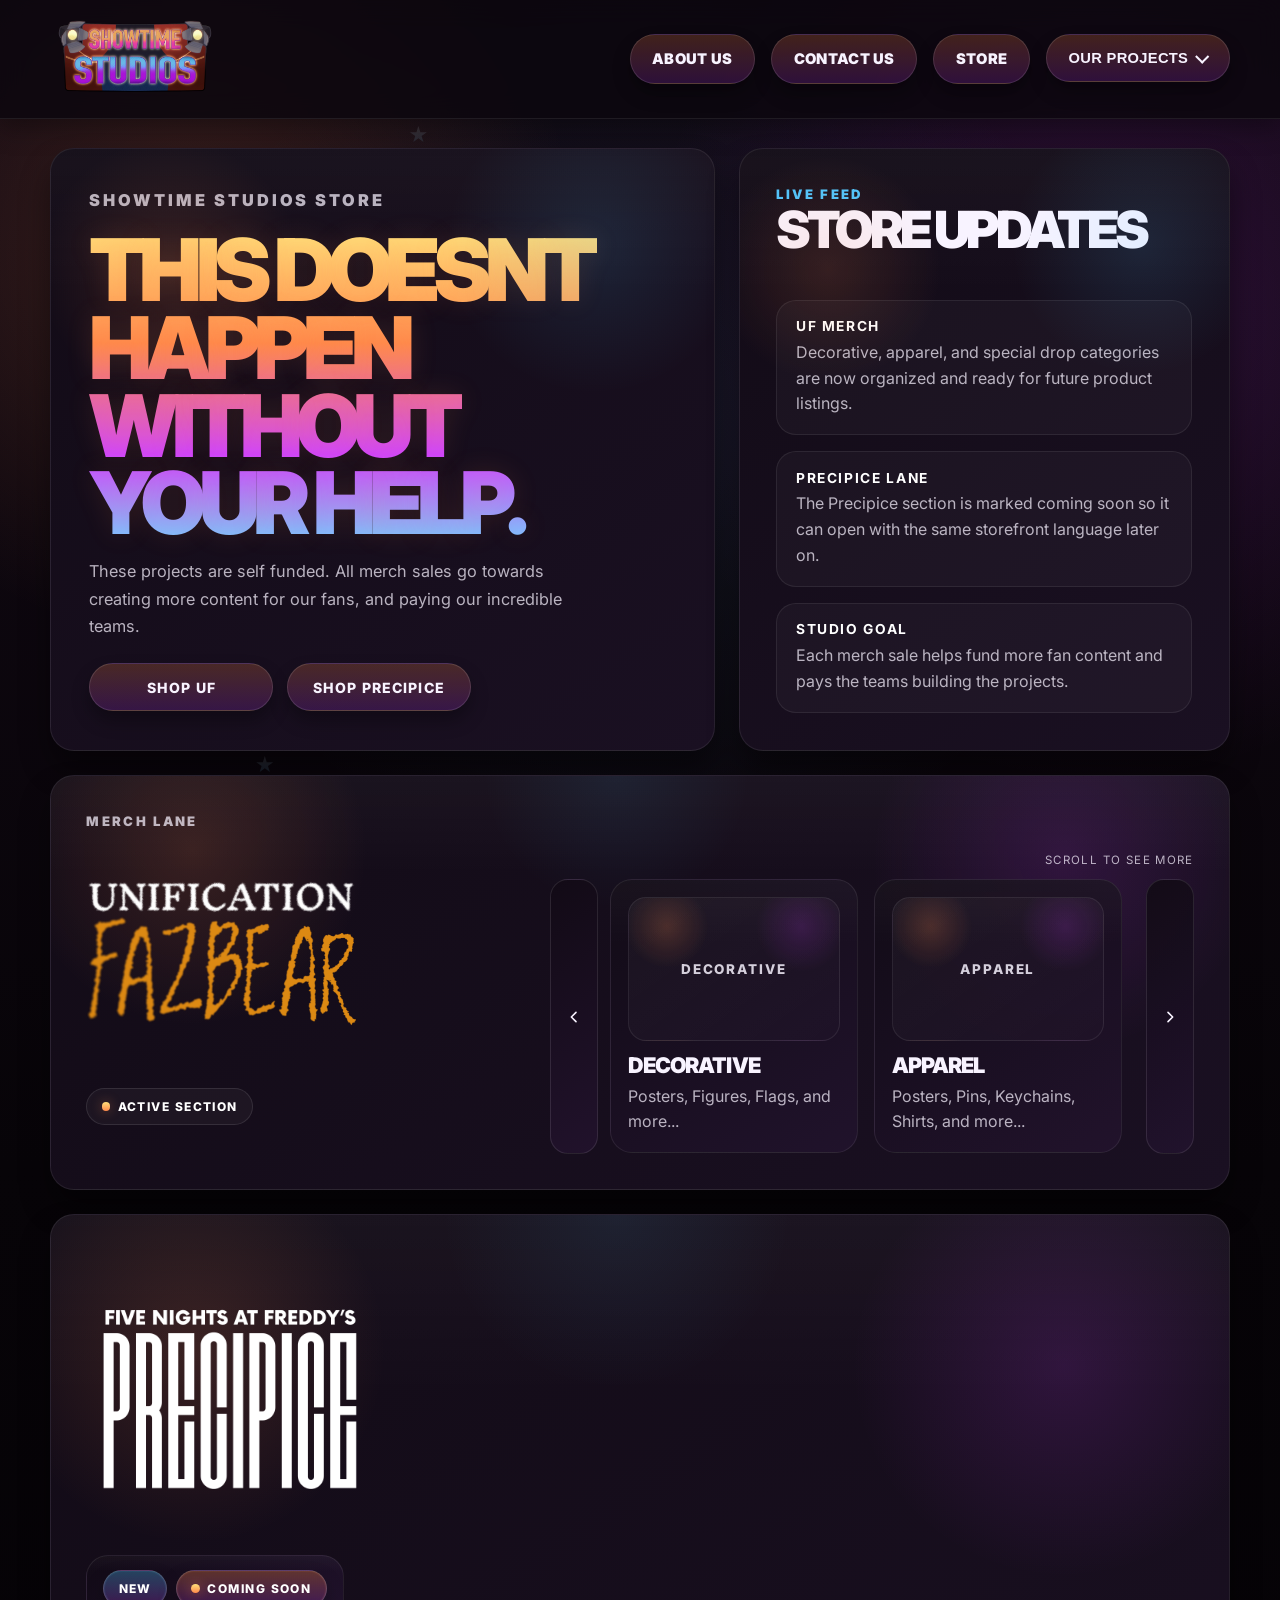
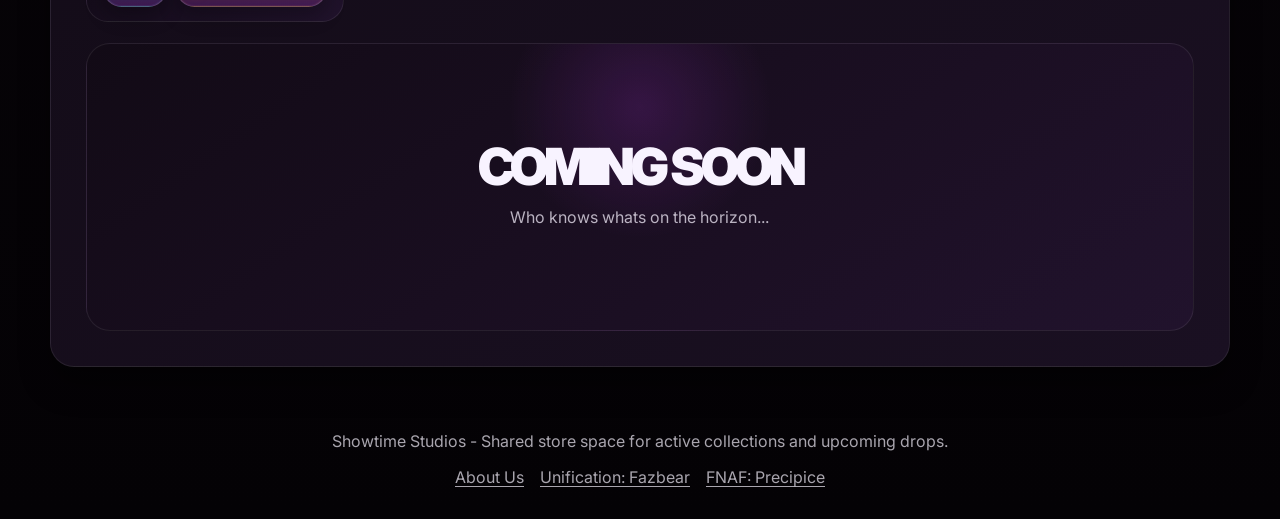
<file: store.html>
<!DOCTYPE html>
<html lang="en">
<head>
  <meta charset="UTF-8">
  <meta name="viewport" content="width=device-width, initial-scale=1.0">
  <title>Showtime Studios Store</title>
  <meta
    name="description"
    content="The Showtime Studios store page for Unification: Fazbear merch and upcoming Precipice drops."
  >
  <link rel="preconnect" href="https://fonts.googleapis.com">
  <link rel="preconnect" href="https://fonts.gstatic.com" crossorigin>
  <link href="https://fonts.googleapis.com/css2?family=Inter:wght@400;500;600;700;800;900&display=swap" rel="stylesheet">
  <link rel="stylesheet" href="styles.css">
  <style>
    .store-stars {
      position: fixed;
      inset: 0;
      z-index: 0;
      pointer-events: none;
      overflow: hidden;
      opacity: 0.7;
      mix-blend-mode: screen;
    }

    .store-star-layer {
      position: absolute;
      inset: 0;
      transform: translate3d(0, calc(var(--scroll-y, 0px) * var(--parallax, 0)), 0);
      transition: transform 100ms linear;
      will-change: transform;
    }

    .store-star {
      position: absolute;
      display: block;
      aspect-ratio: 1;
      clip-path: polygon(50% 0%, 61% 35%, 98% 35%, 68% 57%, 79% 91%, 50% 70%, 21% 91%, 32% 57%, 2% 35%, 39% 35%);
      opacity: 0.18;
      filter:
        drop-shadow(0 0 10px rgba(255, 108, 196, 0.24))
        drop-shadow(0 0 18px rgba(79, 197, 255, 0.18));
    }

    .store-star.pink {
      background: linear-gradient(180deg, rgba(255, 228, 244, 0.98), rgba(255, 122, 194, 0.9));
    }

    .store-star.blue {
      background: linear-gradient(180deg, rgba(236, 251, 255, 0.98), rgba(79, 197, 255, 0.9));
    }

    .store-star.small {
      width: 0.8rem;
    }

    .store-star.medium {
      width: 1.1rem;
    }

    .store-star.large {
      width: 1.4rem;
    }

    .store-star.twinkle {
      animation: store-star-twinkle 6.8s ease-in-out infinite;
    }

    @keyframes store-star-twinkle {
      0%, 100% {
        opacity: 0.12;
        transform: scale(0.96);
      }
      50% {
        opacity: 0.3;
        transform: scale(1);
      }
    }

    @keyframes store-rise-in {
      from {
        opacity: 0;
        transform: translateY(18px);
      }
      to {
        opacity: 1;
        transform: translateY(0);
      }
    }

    .store-shell {
      position: relative;
      z-index: 1;
    }

    .store-hero {
      display: grid;
      grid-template-columns: minmax(0, 1.15fr) minmax(320px, 0.85fr);
      gap: 1.5rem;
      align-items: stretch;
      animation: store-rise-in 760ms cubic-bezier(0.16, 1, 0.3, 1) both;
    }

    .store-panel {
      position: relative;
      overflow: hidden;
      background:
        linear-gradient(180deg, rgba(255, 255, 255, 0.03), transparent 24%),
        linear-gradient(145deg, var(--panel) 0%, var(--panel-2) 100%);
      border: 1px solid rgba(255, 255, 255, 0.08);
      border-radius: var(--radius);
      box-shadow: var(--shadow);
    }

    .store-panel::before {
      content: "";
      position: absolute;
      inset: 0;
      background:
        radial-gradient(circle at 18% 20%, rgba(255, 138, 76, 0.14), transparent 18%),
        radial-gradient(circle at 82% 16%, rgba(78, 197, 255, 0.12), transparent 20%);
      pointer-events: none;
    }

    .store-copy {
      padding: clamp(1.5rem, 4vw, 2.4rem);
      min-height: 28rem;
      display: grid;
      align-content: center;
      gap: 1rem;
    }

    .store-kicker,
    .store-section-kicker {
      margin: 0;
      font-size: 0.82rem;
      font-weight: 900;
      letter-spacing: 0.18em;
      text-transform: uppercase;
      color: var(--accent-3);
    }

    .store-title {
      margin: 0;
      font-size: clamp(3rem, 7vw, 5.4rem);
      line-height: 0.9;
      letter-spacing: -0.08em;
      font-weight: 900;
      text-transform: uppercase;
      font-family: "Arial Black", "Inter", sans-serif;
      background: linear-gradient(180deg, #ffdf7a 0%, #ff8a4c 36%, #cf44ff 72%, #7ac6ff 100%);
      -webkit-background-clip: text;
      background-clip: text;
      color: transparent;
      text-shadow: 0 0 28px rgba(255, 138, 76, 0.12);
    }

    .store-copy p {
      margin: 0;
      max-width: 52ch;
      color: var(--muted);
      font-size: 1.02rem;
      line-height: 1.7;
    }

    .store-hero-actions {
      display: flex;
      flex-wrap: wrap;
      gap: 0.85rem;
      margin-top: 0.35rem;
    }

    .store-action {
      display: inline-flex;
      align-items: center;
      justify-content: center;
      min-width: 11.5rem;
      padding: 0.92rem 1.25rem;
      border-radius: 999px;
      border: 1px solid rgba(255, 255, 255, 0.12);
      background: linear-gradient(180deg, rgba(255, 138, 76, 0.22) 0%, rgba(201, 60, 255, 0.18) 100%);
      box-shadow: 0 10px 18px rgba(0, 0, 0, 0.3);
      font-size: 0.88rem;
      font-weight: 800;
      letter-spacing: 0.08em;
      text-transform: uppercase;
      transition: transform 180ms ease, filter 180ms ease, box-shadow 180ms ease;
    }

    .store-action:hover {
      transform: translateY(-2px);
      filter: brightness(1.05);
      box-shadow: 0 14px 24px rgba(0, 0, 0, 0.22);
    }

    .store-summary {
      padding: clamp(1.5rem, 4vw, 2.3rem);
      min-height: 28rem;
      display: grid;
      gap: 1rem;
      align-content: space-between;
    }

    .store-updates-header {
      display: grid;
      gap: 0.25rem;
      align-content: start;
    }

    .store-updates-header h2 {
      margin: 0;
      font-size: clamp(2.1rem, 4vw, 3.2rem);
      line-height: 0.92;
      letter-spacing: -0.07em;
      text-transform: uppercase;
      font-weight: 900;
      font-family: "Arial Black", "Inter", sans-serif;
    }

    .summary-stack {
      display: grid;
      gap: 1rem;
    }

    .summary-card {
      padding: 1.1rem 1.15rem;
      border-radius: 20px;
      background: rgba(255, 255, 255, 0.03);
      border: 1px solid rgba(255, 255, 255, 0.08);
    }

    .summary-card strong {
      display: block;
      margin-bottom: 0.35rem;
      font-size: 0.86rem;
      letter-spacing: 0.12em;
      text-transform: uppercase;
      color: #ffffff;
    }

    .summary-card p {
      margin: 0;
      color: var(--muted);
      line-height: 1.6;
    }

    .store-sections {
      margin-top: 1.5rem;
      display: grid;
      gap: 1.5rem;
    }

    .store-section {
      animation: store-rise-in 780ms cubic-bezier(0.16, 1, 0.3, 1) both;
    }

    .store-card {
      position: relative;
      overflow: hidden;
      padding: clamp(1.5rem, 4vw, 2.2rem);
      background:
        linear-gradient(180deg, rgba(255, 255, 255, 0.03), transparent 24%),
        linear-gradient(145deg, var(--panel) 0%, var(--panel-2) 100%);
      border: 1px solid rgba(255, 255, 255, 0.08);
      border-radius: var(--radius);
      box-shadow: var(--shadow);
    }

    .store-card::before {
      content: "";
      position: absolute;
      inset: 0;
      background:
        radial-gradient(circle at 12% 18%, rgba(255, 138, 76, 0.16), transparent 16%),
        radial-gradient(circle at 86% 20%, rgba(201, 60, 255, 0.14), transparent 18%),
        radial-gradient(circle at 48% 0%, rgba(78, 197, 255, 0.08), transparent 18%);
      pointer-events: none;
    }

    .store-card > * {
      position: relative;
      z-index: 1;
    }

    .store-section-header {
      display: flex;
      flex-wrap: wrap;
      justify-content: space-between;
      gap: 1rem;
      align-items: end;
      margin-bottom: 1.3rem;
    }

    .store-section-header-right {
      display: inline-flex;
      align-items: center;
      gap: 0.75rem;
      flex-wrap: wrap;
      justify-content: flex-end;
    }

    .store-section-header h2 {
      margin: 0.3rem 0 0;
      font-size: clamp(2.1rem, 4vw, 3.4rem);
      line-height: 0.92;
      letter-spacing: -0.07em;
      text-transform: uppercase;
      font-weight: 900;
      font-family: "Arial Black", "Inter", sans-serif;
    }

    .project-logo {
      width: min(100%, 18rem);
      height: auto;
      object-fit: contain;
      display: block;
    }

    .store-section-header p {
      margin: 0;
      max-width: 44ch;
      color: var(--muted);
      line-height: 1.65;
    }

    .status-badge {
      display: inline-flex;
      align-items: center;
      gap: 0.45rem;
      padding: 0.62rem 0.9rem;
      border-radius: 999px;
      border: 1px solid rgba(255, 255, 255, 0.1);
      background: rgba(255, 255, 255, 0.04);
      font-size: 0.75rem;
      font-weight: 800;
      letter-spacing: 0.12em;
      text-transform: uppercase;
      color: #ffffff;
    }

    .status-badge.strong {
      background: linear-gradient(180deg, rgba(255, 138, 76, 0.3), rgba(201, 60, 255, 0.2));
      border-color: rgba(255, 255, 255, 0.16);
      box-shadow: 0 0 0 1px rgba(255, 138, 76, 0.08) inset, 0 10px 20px rgba(0, 0, 0, 0.24);
    }

    .status-badge.new {
      background: linear-gradient(180deg, rgba(78, 197, 255, 0.3), rgba(201, 60, 255, 0.22));
      border-color: rgba(255, 255, 255, 0.16);
      box-shadow: 0 0 0 1px rgba(78, 197, 255, 0.08) inset, 0 10px 20px rgba(0, 0, 0, 0.24);
    }

    .status-dot {
      width: 0.55rem;
      height: 0.55rem;
      border-radius: 999px;
      background: linear-gradient(180deg, #ffdf7a, #ff8a4c);
      box-shadow: 0 0 12px rgba(255, 138, 76, 0.4);
    }

    .status-row {
      display: inline-flex;
      flex-wrap: wrap;
      justify-content: flex-end;
      gap: 0.55rem;
      align-items: center;
    }

    .precipice-status-box {
      display: inline-flex;
      align-items: center;
      justify-content: center;
      min-height: 100%;
      padding: 0.9rem 1rem;
      border-radius: 22px;
      border: 1px solid rgba(255, 255, 255, 0.08);
      background:
        linear-gradient(180deg, rgba(255, 255, 255, 0.03), transparent 24%),
        linear-gradient(145deg, rgba(18, 11, 22, 0.92), rgba(34, 19, 45, 0.92));
    }

    .merch-grid {
      display: grid;
      grid-template-columns: minmax(180px, 0.82fr) minmax(0, 1.18fr);
      gap: 1rem;
      align-items: stretch;
    }

    .uf-merch-layout {
      display: grid;
      grid-template-columns: minmax(180px, 0.82fr) minmax(0, 1.18fr);
      gap: 1rem;
      align-items: start;
    }

    .uf-merch-left {
      display: grid;
      gap: 1rem;
      align-content: start;
      justify-items: start;
      padding-top: 0.05rem;
    }

    .uf-merch-stage {
      display: grid;
      gap: 0.75rem;
    }

    .uf-merch-row {
      display: grid;
      grid-template-columns: auto minmax(0, 1fr) auto;
      gap: 0.75rem;
      align-items: stretch;
    }

    .uf-merch-left .project-logo {
      width: min(100%, 17rem);
    }

    .uf-merch-viewport {
      overflow: hidden;
      min-width: 0;
    }

    .uf-merch-track {
      display: grid;
      grid-auto-flow: column;
      grid-auto-columns: minmax(15.5rem, calc((100% - 1rem) / 2));
      gap: 1rem;
      overflow-x: auto;
      scroll-snap-type: x mandatory;
      scrollbar-width: none;
      scroll-behavior: smooth;
      padding-bottom: 0.1rem;
    }

    .uf-merch-track::-webkit-scrollbar {
      display: none;
    }

    .uf-merch-track .merch-card {
      scroll-snap-align: start;
    }

    .uf-scroll-arrow {
      width: 3rem;
      min-width: 3rem;
      border: 1px solid rgba(255, 255, 255, 0.1);
      border-radius: 18px;
      background: linear-gradient(145deg, rgba(18, 11, 22, 0.94), rgba(34, 19, 45, 0.94));
      color: #f8f3ff;
      display: grid;
      place-items: center;
      cursor: pointer;
      transition: transform 180ms ease, filter 180ms ease, border-color 180ms ease;
    }

    .uf-scroll-arrow:hover,
    .uf-scroll-arrow:focus-visible {
      transform: translateY(-2px);
      filter: brightness(1.05);
      border-color: rgba(255, 255, 255, 0.16);
    }

    .uf-scroll-arrow svg {
      width: 1rem;
      height: 1rem;
      display: block;
    }

    .uf-scroll-hint {
      display: flex;
      justify-content: flex-end;
      align-items: center;
      gap: 0.5rem;
      color: rgba(248, 243, 255, 0.72);
      font-size: 0.72rem;
      letter-spacing: 0.12em;
      text-transform: uppercase;
    }

    .merch-card {
      min-height: 17rem;
      padding: 1.05rem;
      border-radius: 22px;
      background:
        linear-gradient(180deg, rgba(255, 255, 255, 0.03), transparent 24%),
        linear-gradient(145deg, rgba(18, 11, 22, 0.92), rgba(34, 19, 45, 0.92));
      border: 1px solid rgba(255, 255, 255, 0.08);
      display: grid;
      grid-template-rows: auto 1fr;
      gap: 0.9rem;
      transition: transform 180ms ease, filter 180ms ease, border-color 180ms ease;
    }

    .merch-card:hover {
      transform: translateY(-3px);
      filter: brightness(1.04);
      border-color: rgba(255, 255, 255, 0.16);
    }

    .merch-thumb {
      min-height: 9rem;
      border-radius: 18px;
      border: 1px solid rgba(255, 255, 255, 0.08);
      background:
        radial-gradient(circle at 18% 20%, rgba(255, 138, 76, 0.2), transparent 20%),
        radial-gradient(circle at 82% 20%, rgba(201, 60, 255, 0.16), transparent 22%),
        linear-gradient(145deg, rgba(255, 255, 255, 0.04), rgba(255, 255, 255, 0.01));
      display: grid;
      place-items: center;
      text-align: center;
      padding: 1rem;
      font-size: 0.84rem;
      font-weight: 800;
      letter-spacing: 0.14em;
      text-transform: uppercase;
      color: rgba(248, 243, 255, 0.84);
    }

    .merch-details {
      display: grid;
      gap: 0.45rem;
      align-content: start;
      align-self: start;
      margin-top: -0.1rem;
    }

    .merch-card h3 {
      margin: 0;
      font-size: 1.35rem;
      line-height: 1.05;
      letter-spacing: -0.04em;
      text-transform: uppercase;
      font-weight: 900;
    }

    .merch-card p {
      margin: 0;
      color: var(--muted);
      line-height: 1.6;
    }

    .coming-soon-card {
      min-height: 18rem;
      display: grid;
      place-items: center;
      text-align: center;
      padding: clamp(1.75rem, 4vw, 2.8rem);
      border-radius: 24px;
      background:
        radial-gradient(circle at 50% 22%, rgba(201, 60, 255, 0.16), transparent 22%),
        linear-gradient(145deg, rgba(18, 11, 22, 0.94), rgba(34, 19, 45, 0.94));
      border: 1px solid rgba(255, 255, 255, 0.08);
    }

    .coming-soon-card h3 {
      margin: 0;
      font-size: clamp(2.1rem, 4vw, 3.6rem);
      line-height: 0.9;
      letter-spacing: -0.08em;
      text-transform: uppercase;
      font-weight: 900;
      font-family: "Arial Black", "Inter", sans-serif;
    }

    .coming-soon-card p {
      margin: 0.9rem auto 0;
      max-width: 42ch;
      color: var(--muted);
      line-height: 1.7;
    }

    .store-footer {
      width: min(1180px, calc(100% - 2rem));
      margin: 0 auto 2rem;
      color: rgba(248, 243, 255, 0.68);
      text-align: center;
      animation: store-rise-in 820ms cubic-bezier(0.16, 1, 0.3, 1) 220ms both;
    }

    .store-footer-links {
      display: flex;
      flex-wrap: wrap;
      justify-content: center;
      gap: 1rem;
      margin-top: 0.75rem;
    }

    .store-footer-links a {
      text-decoration: underline;
      text-underline-offset: 0.16em;
    }

    .store-footer-links a:hover {
      color: #ffffff;
    }

    @media (max-width: 980px) {
      .store-hero {
        grid-template-columns: 1fr;
      }

      .merch-grid {
        grid-template-columns: 1fr;
      }

      .uf-merch-layout {
        grid-template-columns: 1fr;
      }

      .uf-merch-row {
        grid-template-columns: 1fr;
      }

      .uf-scroll-arrow {
        width: 100%;
        min-width: 0;
        min-height: 3rem;
      }
    }

    @media (max-width: 720px) {
      .store-title {
        font-size: clamp(2.5rem, 12vw, 4.2rem);
      }

      .store-copy,
      .store-summary,
      .store-card {
        padding: 1.3rem;
      }

      .store-section-header h2 {
        font-size: clamp(1.9rem, 10vw, 2.8rem);
      }
    }
  </style>
</head>
<body>
  <div class="store-stars" aria-hidden="true">
    <div class="store-star-layer" style="--parallax: 0.08;">
      <span class="store-star pink small twinkle" style="top: 8%; left: 10%;"></span>
      <span class="store-star blue medium" style="top: 14%; left: 32%;"></span>
      <span class="store-star pink small" style="top: 22%; left: 58%;"></span>
      <span class="store-star blue small twinkle" style="top: 30%; left: 82%;"></span>
      <span class="store-star pink medium" style="top: 44%; left: 16%;"></span>
      <span class="store-star blue small" style="top: 58%; left: 42%;"></span>
      <span class="store-star pink small twinkle" style="top: 70%; left: 72%;"></span>
      <span class="store-star blue medium" style="top: 84%; left: 20%;"></span>
    </div>
    <div class="store-star-layer" style="--parallax: 0.16;">
      <span class="store-star blue small twinkle" style="top: 10%; left: 46%;"></span>
      <span class="store-star pink large" style="top: 20%; left: 74%;"></span>
      <span class="store-star blue small" style="top: 36%; left: 10%;"></span>
      <span class="store-star pink medium twinkle" style="top: 52%; left: 34%;"></span>
      <span class="store-star blue small" style="top: 68%; left: 64%;"></span>
      <span class="store-star pink small twinkle" style="top: 80%; left: 86%;"></span>
    </div>
    <div class="store-star-layer" style="--parallax: 0.24;">
      <span class="store-star pink small twinkle" style="top: 6%; left: 70%;"></span>
      <span class="store-star blue large" style="top: 26%; left: 90%;"></span>
      <span class="store-star pink small" style="top: 40%; left: 28%;"></span>
      <span class="store-star blue medium twinkle" style="top: 56%; left: 54%;"></span>
      <span class="store-star pink small" style="top: 76%; left: 6%;"></span>
      <span class="store-star blue small twinkle" style="top: 88%; left: 40%;"></span>
    </div>
  </div>

  <div class="store-shell">
    <header class="topbar">
      <div class="topbar-inner">
        <a class="brand" href="index.html#top" aria-label="Showtime Studios home">
          <img src="Assets/IMG/StudioLogo.png" alt="Showtime Studios" class="brand-logo">
        </a>

        <nav class="topnav" aria-label="Primary">
          <a class="nav-pill" href="index.html#about">About Us</a>
          <a class="nav-pill" href="index.html#contact">Contact Us</a>
          <a class="nav-pill" href="store.html">Store</a>
          <div class="project-dropdown">
            <button type="button" class="nav-pill project-dropdown-toggle" aria-expanded="false" aria-haspopup="true">
              Our Projects
              <span class="chevron" aria-hidden="true"></span>
            </button>
            <div class="project-menu" hidden>
              <a href="showcase.html">Unification: Fazbear</a>
              <a href="precipice.html">FNAF: Precipice</a>
            </div>
          </div>
        </nav>
      </div>
    </header>

    <main id="top" class="page-shell">
      <section class="store-hero">
        <article class="store-panel store-copy">
          <p class="store-kicker">Showtime Studios Store</p>
          <h1 class="store-title">This doesnt happen without your help.</h1>
          <p>
            These projects are self funded. All merch sales go towards creating more content for our fans, and paying our incredible teams.
          </p>
          <div class="store-hero-actions">
            <a href="#uf-merch" class="store-action">Shop UF</a>
            <a href="#precipice-merch" class="store-action">Shop Precipice</a>
          </div>
        </article>

        <aside class="store-panel store-summary">
          <div class="store-updates-header">
            <p class="store-section-kicker">Live Feed</p>
            <h2>Store Updates</h2>
          </div>

          <div class="summary-stack">
            <div class="summary-card">
              <strong>UF Merch</strong>
              <p>Decorative, apparel, and special drop categories are now organized and ready for future product listings.</p>
            </div>
            <div class="summary-card">
              <strong>Precipice Lane</strong>
              <p>The Precipice section is marked coming soon so it can open with the same storefront language later on.</p>
            </div>
            <div class="summary-card">
              <strong>Studio Goal</strong>
              <p>Each merch sale helps fund more fan content and pays the teams building the projects.</p>
            </div>
          </div>
        </aside>
      </section>

      <section class="store-sections">
        <section id="uf-merch" class="store-section">
          <div class="store-card">
            <div class="store-section-header">
              <div>
                <p class="store-section-kicker">Merch Lane</p>
              </div>
            </div>

            <div class="uf-merch-layout">
              <div class="uf-merch-left">
                <img class="project-logo" src="Assets/IMG/UFLogo2.png" alt="Unification: Fazbear">
                <span class="status-badge"><span class="status-dot" aria-hidden="true"></span>Active Section</span>
              </div>

              <div class="uf-merch-stage">
                <div class="uf-scroll-hint">Scroll to see more</div>
                <div class="uf-merch-row">
                  <button type="button" class="uf-scroll-arrow uf-scroll-left" aria-label="Scroll back">
                    <svg viewBox="0 0 24 24" aria-hidden="true" focusable="false">
                      <path d="M15 5l-7 7 7 7" fill="none" stroke="currentColor" stroke-width="2.4" stroke-linecap="round" stroke-linejoin="round"></path>
                    </svg>
                  </button>

                  <div class="uf-merch-viewport">
                    <div class="uf-merch-track" aria-label="Unification: Fazbear merch categories">
                      <article class="merch-card">
                        <div class="merch-thumb">Decorative</div>
                        <div class="merch-details">
                          <h3>Decorative</h3>
                          <p>Posters, Figures, Flags, and more...</p>
                        </div>
                      </article>

                      <article class="merch-card">
                        <div class="merch-thumb">Apparel</div>
                        <div class="merch-details">
                          <h3>Apparel</h3>
                          <p>Posters, Pins, Keychains, Shirts, and more...</p>
                        </div>
                      </article>

                      <article class="merch-card">
                        <div class="merch-thumb">Special Drops</div>
                        <div class="merch-details">
                          <h3>Special Drops</h3>
                          <p>Limited time Merch, Bundle Deals, and more...</p>
                        </div>
                      </article>
                    </div>
                  </div>

                  <button type="button" class="uf-scroll-arrow uf-scroll-right" aria-label="Scroll to Special Drops">
                    <svg viewBox="0 0 24 24" aria-hidden="true" focusable="false">
                      <path d="M9 5l7 7-7 7" fill="none" stroke="currentColor" stroke-width="2.4" stroke-linecap="round" stroke-linejoin="round"></path>
                    </svg>
                  </button>
                </div>
              </div>
            </div>
          </div>
        </section>

        <section id="precipice-merch" class="store-section">
          <div class="store-card">
            <div class="store-section-header">
              <div>
                <img class="project-logo" src="Assets/IMG/PPLogo.png" alt="FNAF: Precipice">
              </div>
              <div class="store-section-header-right">
                <div class="precipice-status-box" aria-label="Precipice store status">
                  <div class="status-row">
                    <span class="status-badge new">New</span>
                    <span class="status-badge strong"><span class="status-dot" aria-hidden="true"></span>Coming Soon</span>
                  </div>
                </div>
              </div>
            </div>

            <div class="coming-soon-card">
              <div>
                <h3>Coming Soon</h3>
                <p>
                  Who knows whats on the horizon...
                </p>
              </div>
            </div>
          </div>
        </section>
      </section>
    </main>

    <footer class="store-footer">
      <p>Showtime Studios - Shared store space for active collections and upcoming drops.</p>
      <div class="store-footer-links" aria-label="Footer links">
        <a href="index.html#about">About Us</a>
        <a href="showcase.html">Unification: Fazbear</a>
        <a href="precipice.html">FNAF: Precipice</a>
      </div>
    </footer>
  </div>

  <script>
    const storeStars = document.querySelector(".store-stars");
    if (storeStars) {
      let starFrame = 0;
      const updateStars = () => {
        starFrame = 0;
        storeStars.style.setProperty("--scroll-y", `${window.scrollY}px`);
      };

      const requestStarUpdate = () => {
        if (starFrame) return;
        starFrame = window.requestAnimationFrame(updateStars);
      };

      updateStars();
      window.addEventListener("scroll", requestStarUpdate, { passive: true });
      window.addEventListener("resize", requestStarUpdate);
    }

    const ufTrack = document.querySelector(".uf-merch-track");
    const ufScrollLeft = document.querySelector(".uf-scroll-left");
    const ufScrollRight = document.querySelector(".uf-scroll-right");
    if (ufTrack && ufScrollLeft && ufScrollRight) {
      const step = () => {
        const firstCard = ufTrack.querySelector(".merch-card");
        const cardWidth = firstCard ? firstCard.getBoundingClientRect().width : 0;
        const gap = parseFloat(getComputedStyle(ufTrack).columnGap || getComputedStyle(ufTrack).gap || "0") || 0;
        return cardWidth + gap;
      };

      ufScrollRight.addEventListener("click", () => {
        ufTrack.scrollBy({ left: step(), behavior: "smooth" });
      });

      ufScrollLeft.addEventListener("click", () => {
        ufTrack.scrollBy({ left: -step(), behavior: "smooth" });
      });
    }

    const dropdown = document.querySelector(".project-dropdown");
    const dropdownToggle = document.querySelector(".project-dropdown-toggle");
    const dropdownMenu = document.querySelector(".project-menu");

    if (dropdown && dropdownToggle && dropdownMenu) {
      const closeMenu = () => {
        dropdown.classList.remove("open");
        dropdownToggle.setAttribute("aria-expanded", "false");
        dropdownMenu.hidden = true;
      };

      const toggleMenu = () => {
        const isOpen = dropdown.classList.toggle("open");
        dropdownToggle.setAttribute("aria-expanded", String(isOpen));
        dropdownMenu.hidden = !isOpen;
      };

      dropdownToggle.addEventListener("click", (event) => {
        event.stopPropagation();
        toggleMenu();
      });

      dropdownMenu.addEventListener("click", (event) => {
        if (event.target.closest("a")) {
          closeMenu();
        }
      });

      document.addEventListener("click", (event) => {
        if (!dropdown.contains(event.target)) closeMenu();
      });

      document.addEventListener("keydown", (event) => {
        if (event.key === "Escape") closeMenu();
      });
    }
  </script>
</body>
</html>
</file>
<file: styles.css>
:root {
  --bg: #070408;
  --bg-soft: #120914;
  --panel: #120b16;
  --panel-2: #1a1022;
  --panel-bright: #22132d;
  --text: #f8f3ff;
  --muted: rgba(248, 243, 255, 0.72);
  --accent: #ff8a4c;
  --accent-2: #c93cff;
  --accent-3: #4ec5ff;
  --shadow: 0 18px 30px rgba(0, 0, 0, 0.42);
  --radius: 24px;
}

* {
  box-sizing: border-box;
}

html {
  scroll-behavior: smooth;
}

body {
  margin: 0;
  min-height: 100vh;
  background:
    radial-gradient(circle at 15% 12%, rgba(255, 138, 76, 0.18), transparent 18%),
    radial-gradient(circle at 86% 15%, rgba(201, 60, 255, 0.16), transparent 22%),
    radial-gradient(circle at 50% 20%, rgba(78, 197, 255, 0.08), transparent 26%),
    linear-gradient(180deg, var(--bg-soft) 0%, var(--bg) 55%, #040205 100%);
  color: var(--text);
  font-family: "Inter", ui-sans-serif, system-ui, sans-serif;
  overflow-x: hidden;
}

a {
  color: inherit;
  text-decoration: none;
}

img {
  display: block;
  max-width: 100%;
}

.topbar {
  position: sticky;
  top: 0;
  z-index: 20;
  background: rgba(12, 7, 14, 0.82);
  border-bottom: 1px solid rgba(255, 255, 255, 0.08);
  box-shadow: 0 8px 24px rgba(0, 0, 0, 0.34);
  backdrop-filter: blur(14px);
}

.topbar-inner {
  width: min(1180px, calc(100% - 2rem));
  margin: 0 auto;
  min-height: 100px;
  display: flex;
  align-items: center;
  justify-content: space-between;
  gap: 1rem;
}

.brand {
  flex: 0 0 auto;
}

.brand-logo {
  width: min(170px, 32vw);
  height: auto;
  object-fit: contain;
}

.topnav {
  display: flex;
  flex-wrap: wrap;
  justify-content: flex-end;
  gap: 1rem;
}

.nav-pill {
  display: inline-flex;
  align-items: center;
  justify-content: center;
  padding: 0.95rem 1.35rem;
  border-radius: 999px;
  color: #f8f3ff;
  background: linear-gradient(180deg, rgba(255, 138, 76, 0.22) 0%, rgba(201, 60, 255, 0.18) 100%);
  border: 1px solid rgba(255, 255, 255, 0.12);
  box-shadow: 0 10px 18px rgba(0, 0, 0, 0.3);
  font-size: 0.92rem;
  font-weight: 900;
  letter-spacing: 0.02em;
  text-transform: uppercase;
  transition: transform 180ms ease, filter 180ms ease, box-shadow 180ms ease;
}

.nav-pill:hover {
  transform: translateY(-2px);
  filter: brightness(1.04);
  box-shadow: 0 14px 24px rgba(0, 0, 0, 0.22);
}

.project-dropdown {
  position: relative;
}

.project-dropdown-toggle {
  gap: 0.55rem;
}

.project-dropdown-toggle .chevron {
  width: 0.65rem;
  height: 0.65rem;
  border-right: 2px solid currentColor;
  border-bottom: 2px solid currentColor;
  transform: translateY(-0.08rem) rotate(45deg);
  transition: transform 180ms ease;
}

.project-dropdown.open .project-dropdown-toggle .chevron {
  transform: translateY(0.08rem) rotate(225deg);
}

.project-menu {
  position: absolute;
  top: calc(100% + 0.8rem);
  right: 0;
  z-index: 30;
  min-width: 18rem;
  padding: 0.65rem;
  border-radius: 20px;
  background: rgba(13, 8, 16, 0.94);
  border: 1px solid rgba(255, 255, 255, 0.12);
  box-shadow: 0 24px 50px rgba(0, 0, 0, 0.42);
  backdrop-filter: blur(16px);
}

.project-menu[hidden] {
  display: none;
}

.project-menu a {
  display: flex;
  align-items: center;
  justify-content: flex-start;
  width: 100%;
  padding: 0.95rem 1rem;
  border-radius: 14px;
  font-size: 0.92rem;
  font-weight: 800;
  letter-spacing: 0.02em;
  text-transform: uppercase;
  background: linear-gradient(180deg, rgba(255, 138, 76, 0.16), rgba(201, 60, 255, 0.12));
  border: 1px solid rgba(255, 255, 255, 0.08);
  transition: transform 180ms ease, filter 180ms ease, border-color 180ms ease;
}

.project-menu a + a {
  margin-top: 0.45rem;
}

.project-menu a:hover {
  transform: translateY(-1px);
  filter: brightness(1.08);
  border-color: rgba(255, 255, 255, 0.16);
}

.page-shell {
  width: min(1180px, calc(100% - 2rem));
  margin: 0 auto;
  padding: 1.8rem 0 3rem;
}

.hero-grid {
  display: grid;
  grid-template-columns: minmax(0, 1.1fr) minmax(320px, 0.9fr);
  gap: 1.65rem;
  min-height: 560px;
}

.panel {
  position: relative;
  overflow: hidden;
  background:
    linear-gradient(180deg, rgba(255, 255, 255, 0.03), transparent 24%),
    linear-gradient(145deg, var(--panel) 0%, var(--panel-2) 100%);
  border: 1px solid rgba(255, 255, 255, 0.08);
  border-radius: var(--radius);
  box-shadow: var(--shadow);
}

.panel-copy {
  padding: clamp(1.5rem, 4vw, 2.25rem);
  display: flex;
  align-items: center;
  justify-content: center;
  text-align: center;
}

.hero-title {
  margin: 0;
  display: flex;
  flex-direction: column;
  align-items: center;
  gap: 0.18rem;
  font-size: clamp(2.8rem, 6.2vw, 5.6rem);
  line-height: 0.9;
  letter-spacing: -0.07em;
  font-weight: 900;
  text-transform: uppercase;
  font-family: "Arial Black", "Inter", sans-serif;
  background: linear-gradient(180deg, #ffdf7a 0%, #ff8a4c 36%, #cf44ff 72%, #7ac6ff 100%);
  -webkit-background-clip: text;
  background-clip: text;
  color: transparent;
  text-shadow: 0 0 28px rgba(255, 138, 76, 0.12);
}

.panel-stats {
  padding: clamp(1.5rem, 4vw, 2.25rem);
  display: flex;
  flex-direction: column;
  justify-content: center;
  align-items: center;
  text-align: center;
}

.panel-stats h2 {
  margin: 0;
  font-size: clamp(1.85rem, 3.2vw, 3rem);
  line-height: 1.02;
  letter-spacing: -0.06em;
  text-transform: uppercase;
  font-weight: 900;
  font-family: "Arial Black", "Inter", sans-serif;
  color: #f8f3ff;
  text-align: center;
}

.panel-stats h2 + h2 {
  margin-top: 0.6rem;
}

.stat-line {
  display: flex;
  align-items: baseline;
  justify-content: center;
  gap: 0.4em;
  white-space: nowrap;
  width: 100%;
}

.stat-number {
  display: inline-block;
  flex: 0 0 auto;
  background: linear-gradient(90deg, #ffdf7a, #ff8a4c, #cf44ff, #7ac6ff, #ffdf7a);
  background-size: 280% 100%;
  -webkit-background-clip: text;
  background-clip: text;
  color: transparent;
  animation: gradient-shift 4.5s ease-in-out infinite;
}

.stat-label {
  display: inline-block;
  flex: 0 0 auto;
  font-size: 0.74em;
  letter-spacing: -0.05em;
  opacity: 0.92;
  white-space: nowrap;
}

.content-section,
.content-strip {
  margin-top: 1.65rem;
}

.content-strip {
  display: grid;
  grid-template-columns: repeat(2, minmax(0, 1fr));
  gap: 1.65rem;
}

.content-card {
  background:
    linear-gradient(180deg, rgba(255, 255, 255, 0.03), transparent 24%),
    linear-gradient(145deg, var(--panel) 0%, #0e0912 100%);
  border: 1px solid rgba(255, 255, 255, 0.08);
  border-radius: var(--radius);
  box-shadow: var(--shadow);
  padding: clamp(1.4rem, 3.4vw, 2rem);
  text-align: center;
}

.section-kicker {
  margin: 0 0 0.85rem;
  font-size: 0.8rem;
  font-weight: 900;
  text-transform: uppercase;
  letter-spacing: 0.16em;
  color: var(--accent-3);
}

.content-grid {
  display: grid;
  grid-template-columns: 1fr;
  gap: 1rem;
  align-items: center;
  justify-items: center;
}

.content-grid h3 {
  margin: 0;
  max-width: 18ch;
  font-size: clamp(1.7rem, 3vw, 2.4rem);
  line-height: 1.05;
  letter-spacing: -0.05em;
  text-transform: uppercase;
  font-family: "Arial Black", "Inter", sans-serif;
  color: #f8f3ff;
}

.content-grid p {
  margin: 0;
  max-width: 62ch;
  color: var(--muted);
  font-size: 1rem;
  line-height: 1.75;
}

.split {
  grid-template-columns: 1fr;
}

.project-key-stack {
  display: grid;
  gap: 1rem;
  justify-items: center;
  width: 100%;
}

.project-key {
  display: inline-flex;
  align-items: center;
  justify-content: center;
  margin-top: 0.35rem;
  width: fit-content;
  max-width: 100%;
  padding: 0.65rem;
  border-radius: 28px;
  background:
    radial-gradient(circle at 50% 50%, rgba(255, 255, 255, 0.08), transparent 68%),
    linear-gradient(180deg, rgba(255, 138, 76, 0.1), rgba(201, 60, 255, 0.06));
  border: 1px solid rgba(255, 255, 255, 0.08);
  box-shadow:
    0 12px 24px rgba(0, 0, 0, 0.24),
    inset 0 0 28px rgba(0, 0, 0, 0.16);
  -webkit-mask-image: radial-gradient(circle at center, #000 78%, transparent 100%);
  mask-image: radial-gradient(circle at center, #000 78%, transparent 100%);
  transition: transform 180ms ease, filter 180ms ease, border-color 180ms ease;
}

.project-key:hover {
  transform: translateY(-2px) scale(1.01);
  filter: brightness(1.06);
  border-color: rgba(255, 255, 255, 0.18);
}

.project-key img {
  display: block;
  width: min(100%, 420px);
  height: auto;
  object-fit: contain;
  border-radius: 20px;
  -webkit-mask-image: radial-gradient(circle at center, #000 76%, transparent 100%);
  mask-image: radial-gradient(circle at center, #000 76%, transparent 100%);
}

.contact-stack {
  display: grid;
  justify-items: center;
  gap: 1rem;
}

.contact-stack h3 {
  margin: 0;
  max-width: 20ch;
  font-size: clamp(1.7rem, 3vw, 2.35rem);
  line-height: 1.05;
  letter-spacing: -0.05em;
  text-transform: uppercase;
  font-family: "Arial Black", "Inter", sans-serif;
  color: #f8f3ff;
}

.contact-stack p {
  margin: 0;
  max-width: 62ch;
  color: var(--muted);
  font-size: 1rem;
  line-height: 1.75;
  text-align: center;
}

.social-groups {
  width: 100%;
  display: grid;
  grid-template-columns: 1fr;
  gap: 1rem;
  margin-top: 0.5rem;
  max-width: 920px;
}

.social-group {
  display: grid;
  gap: 0.85rem;
  justify-items: center;
  padding: 1rem;
  border-radius: 18px;
  background: rgba(255, 255, 255, 0.03);
  border: 1px solid rgba(255, 255, 255, 0.08);
}

.social-group h4 {
  margin: 0;
  font-size: 0.88rem;
  letter-spacing: 0.08em;
  text-transform: uppercase;
  color: var(--accent-3);
  text-align: center;
}

.social-link {
  appearance: none;
  border: 0;
  display: inline-flex;
  align-items: center;
  gap: 0.65rem;
  justify-content: center;
  width: min(100%, 720px);
  padding: 0.75rem 0.9rem;
  border-radius: 999px;
  background: linear-gradient(180deg, rgba(255, 138, 76, 0.14), rgba(201, 60, 255, 0.12));
  border: 1px solid rgba(255, 255, 255, 0.1);
  color: #f8f3ff;
  font-weight: 600;
  font: inherit;
  overflow: hidden;
  white-space: nowrap;
  text-overflow: ellipsis;
  transition: transform 180ms ease, filter 180ms ease, border-color 180ms ease;
  cursor: pointer;
}

.social-link:hover {
  transform: translateY(-1px);
  filter: brightness(1.08);
  border-color: rgba(255, 255, 255, 0.22);
}

.social-link.copied {
  border-color: rgba(78, 197, 255, 0.5);
}

.social-icon {
  width: 1.55rem;
  height: 1.55rem;
  display: inline-flex;
  align-items: center;
  justify-content: center;
  border-radius: 999px;
  background: rgba(255, 255, 255, 0.08);
  color: #ffffff;
  font-size: 0.88rem;
  font-weight: 900;
  flex: 0 0 auto;
}

.social-icon svg {
  width: 0.95rem;
  height: 0.95rem;
  display: block;
}

.footer {
  width: min(1180px, calc(100% - 2rem));
  margin: 1.65rem auto 2rem;
  padding: 0 0.25rem;
}

.footer-inner {
  display: flex;
  flex-direction: column;
  flex-wrap: nowrap;
  gap: 1rem;
  align-items: center;
  justify-content: center;
  color: rgba(248, 243, 255, 0.68);
  font-size: 0.92rem;
  text-align: center;
}

.footer-links {
  display: flex;
  flex-wrap: wrap;
  gap: 1rem;
  justify-content: center;
}

.footer-links a,
.content-card a {
  text-decoration: underline;
  text-underline-offset: 0.18em;
}

.footer-links a:hover,
.content-card a:hover {
  color: #ffffff;
}

.fade-in {
  animation: fade-up 700ms ease both;
}

.delay-1 {
  animation-delay: 120ms;
}

.delay-2 {
  animation-delay: 220ms;
}

.delay-3 {
  animation-delay: 320ms;
}

.delay-4 {
  animation-delay: 420ms;
}

@keyframes fade-up {
  from {
    opacity: 0;
    transform: translateY(18px);
  }
  to {
    opacity: 1;
    transform: translateY(0);
  }
}

@keyframes gradient-shift {
  0% {
    background-position: 0% 50%;
  }
  50% {
    background-position: 100% 50%;
  }
  100% {
    background-position: 0% 50%;
  }
}

@media (max-width: 980px) {
  .hero-grid,
  .content-strip {
    grid-template-columns: 1fr;
  }

  .panel-copy {
    min-height: 380px;
  }
}

@media (max-width: 720px) {
  .topbar-inner {
    min-height: auto;
    padding: 1rem 0;
    flex-direction: column;
    align-items: center;
  }

  .topnav {
    justify-content: center;
  }

  .nav-pill {
    padding: 0.8rem 1rem;
    font-size: 0.82rem;
  }

  .project-menu {
    left: 50%;
    right: auto;
    transform: translateX(-50%);
    min-width: min(18rem, calc(100vw - 2rem));
  }

  .hero-grid {
    min-height: auto;
  }

  .panel-copy {
    min-height: 320px;
  }

  .hero-title {
    font-size: clamp(2.5rem, 13vw, 4.1rem);
  }

  .panel-stats h2 {
    font-size: clamp(1.65rem, 8vw, 2.35rem);
  }

  .stat-line {
    gap: 0.28em;
  }

  .footer-inner {
    justify-content: center;
  }

  .social-link {
    justify-content: center;
    white-space: normal;
    text-align: center;
  }
}
</file>
